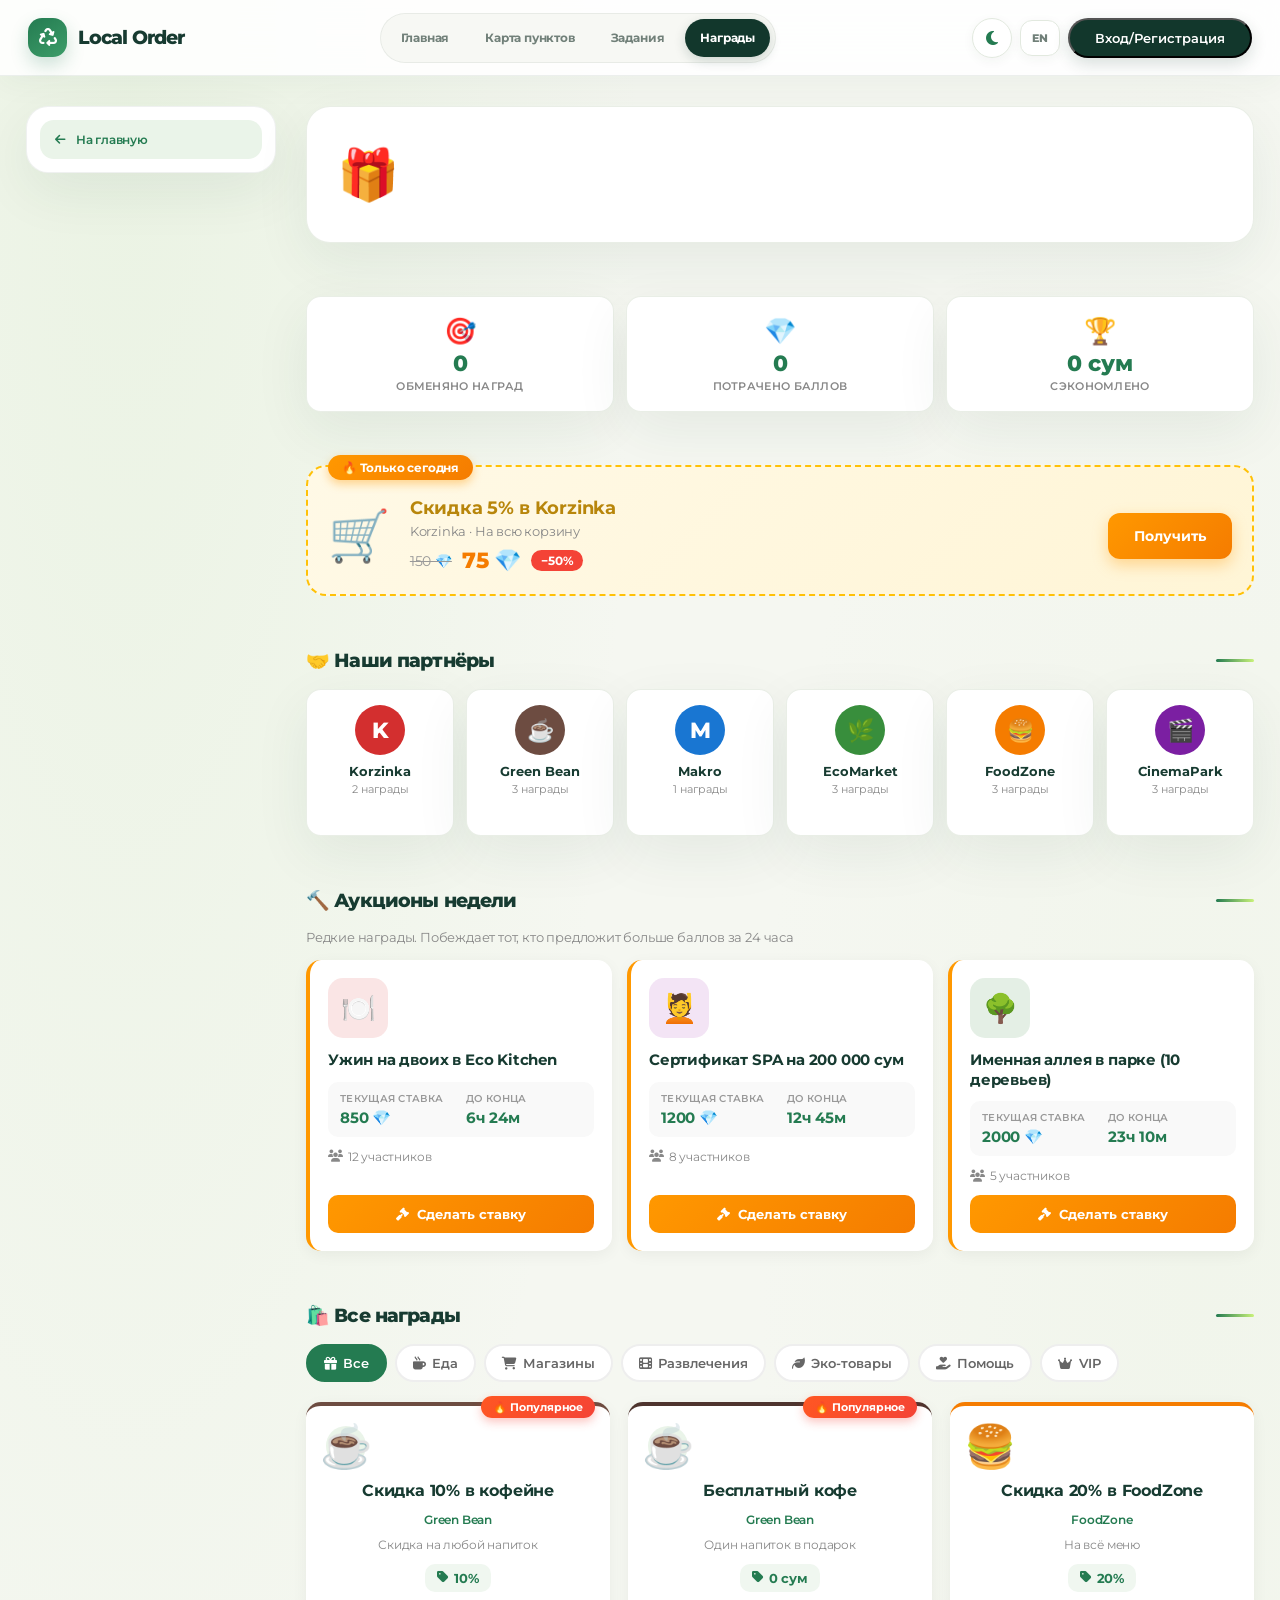
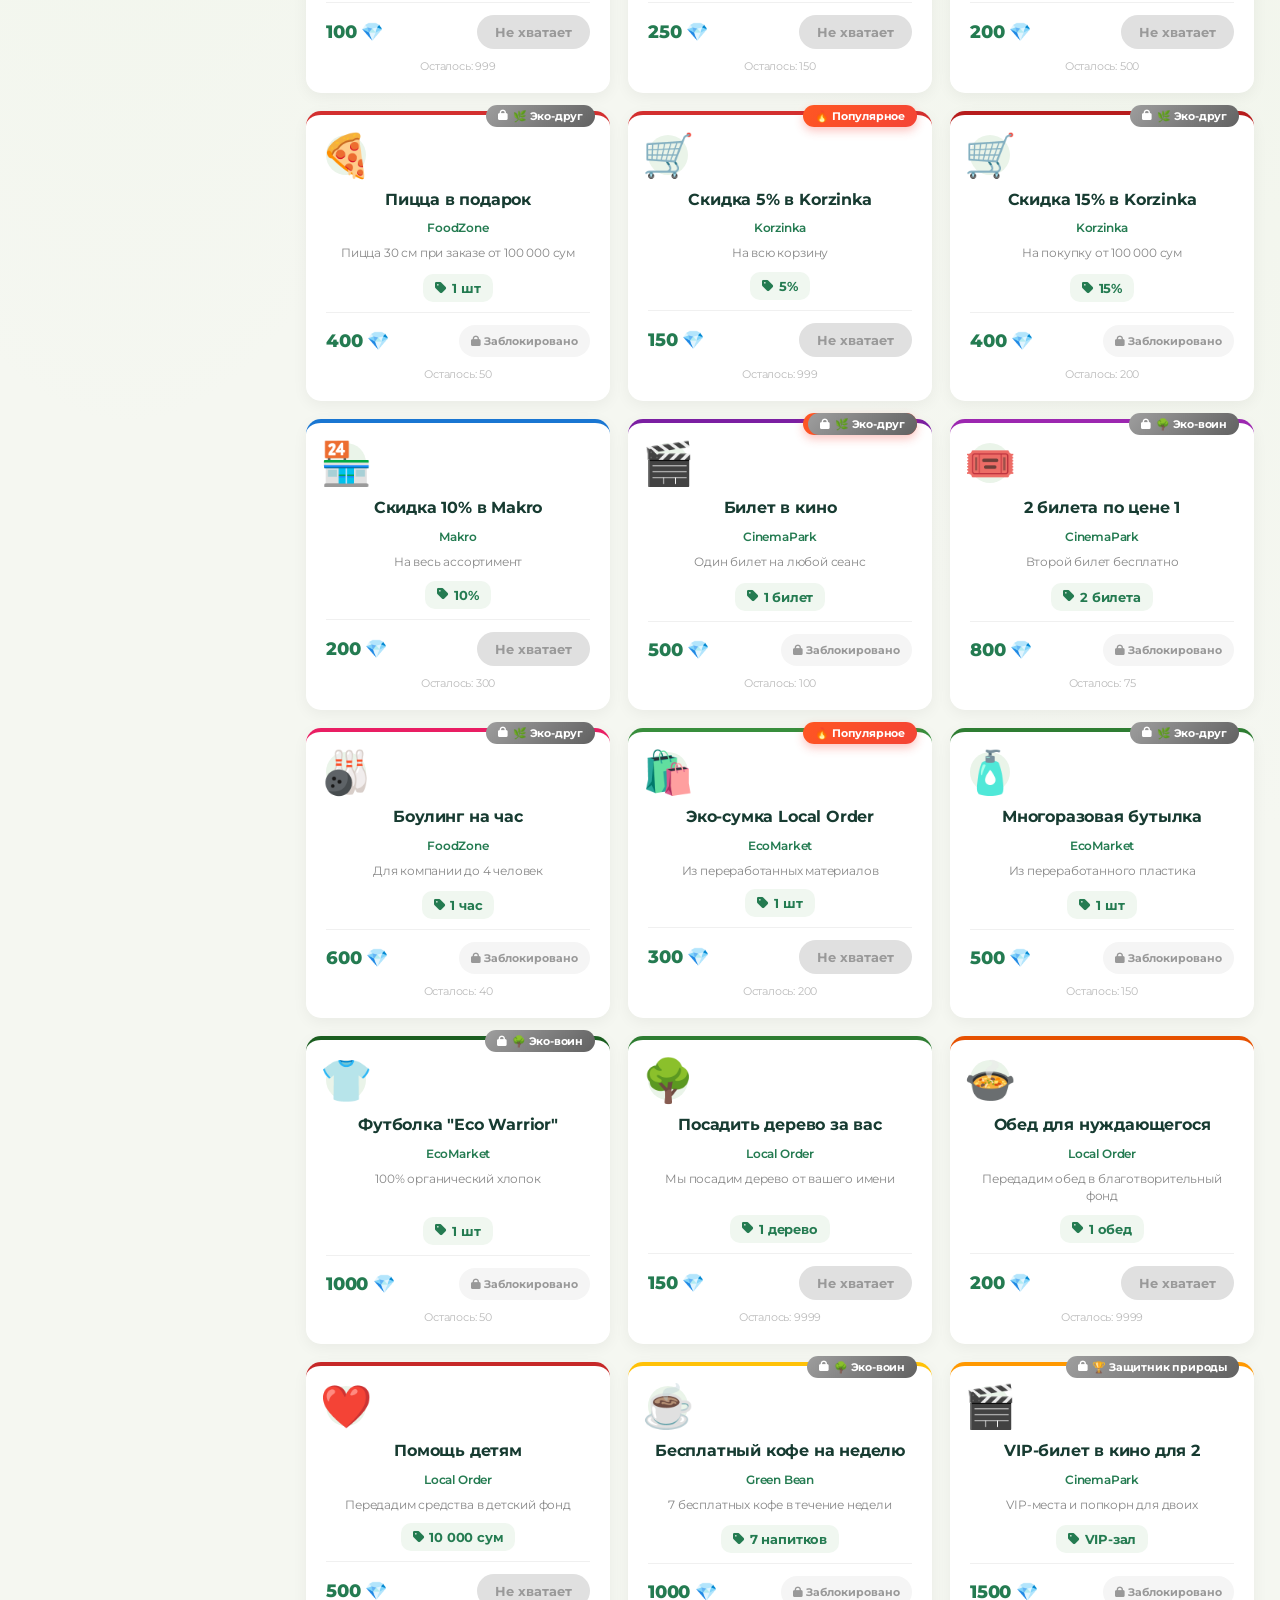
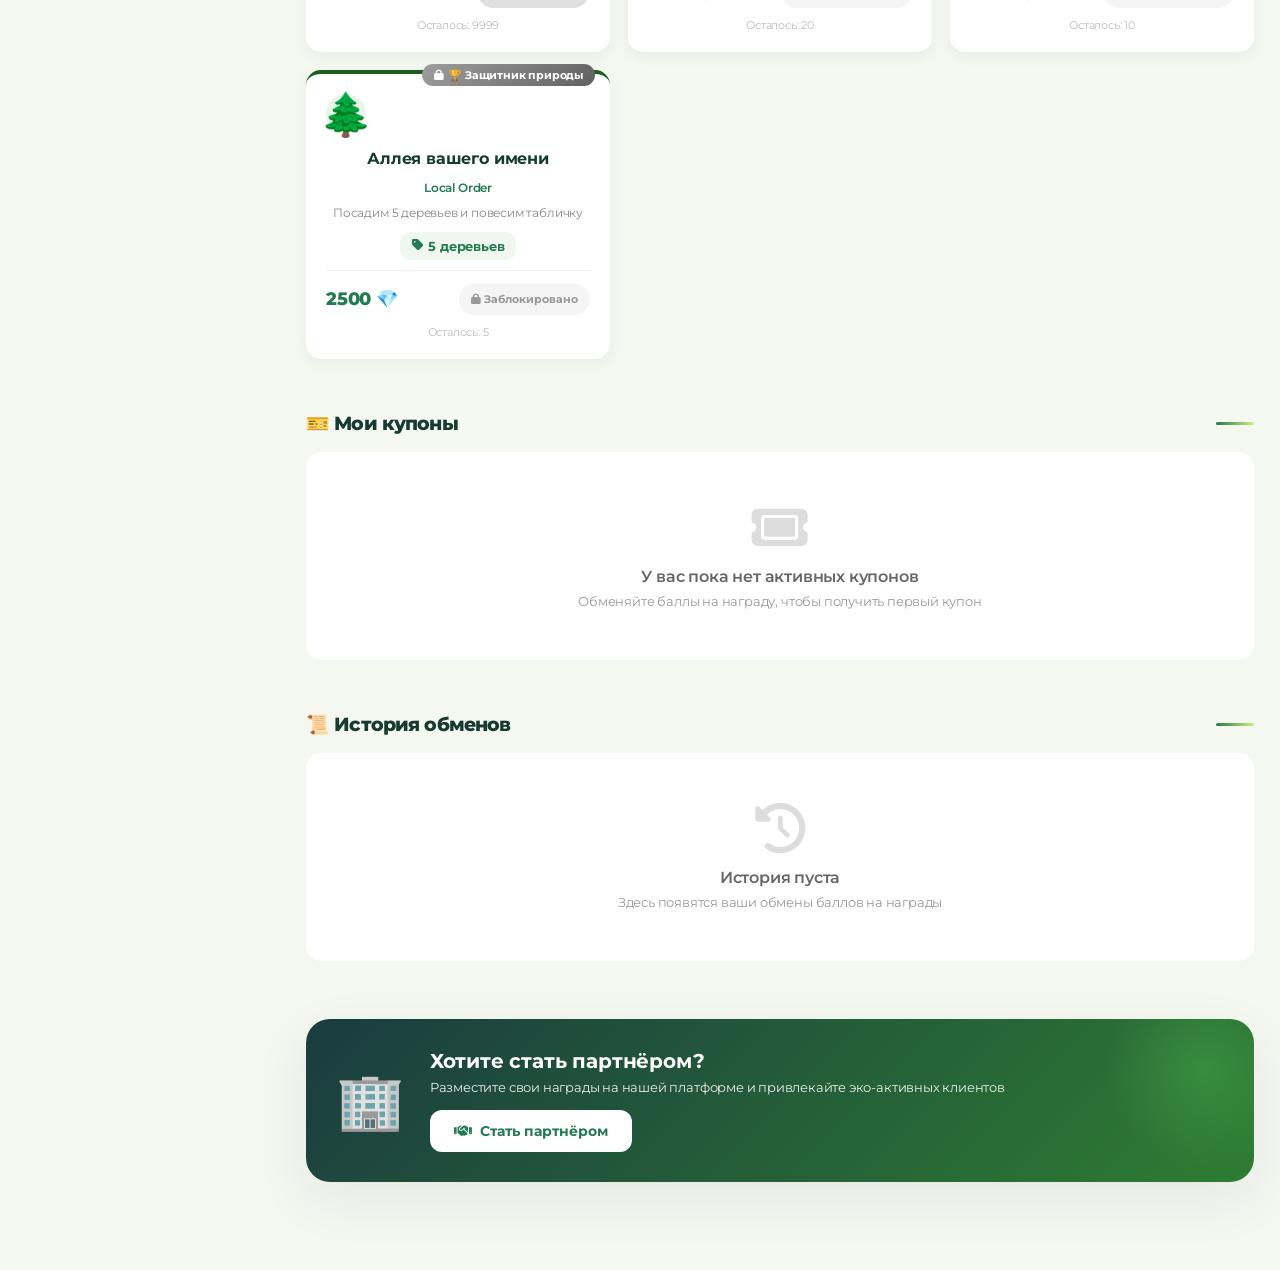
<file: rewards.html>
<!DOCTYPE html>
<html lang="ru">
<head>
    <meta charset="UTF-8">
    <meta name="viewport" content="width=device-width, initial-scale=1.0">
    <title>Local Order - Награды</title>

    <link href="https://fonts.googleapis.com/css2?family=Montserrat:wght@400;500;600;700;800&display=swap" rel="stylesheet">
    <link rel="stylesheet" href="https://cdnjs.cloudflare.com/ajax/libs/font-awesome/6.5.2/css/all.min.css">
    <script src="theme.js"></script>
    <script src="i18n.js"></script>
    <link rel="stylesheet" href="style.css">
</head>
<body>

    <header>
        <div class="logo">
            <i class="fa-solid fa-recycle"></i>
            Local Order
        </div>
        <nav>
            <ul>
                <li><a href="index.html">Главная</a></li>
                <li><a href="map.html">Карта пунктов</a></li>
                <li><a href="tasks.html">Задания</a></li>
                <li><a href="rewards.html" class="active-link">Награды</a></li>
            </ul>
        </nav>
        <div id="auth-area"></div>
    </header>

    <div class="container">
        <aside>
            <div class="sidebar-menu">
                <a href="index.html" class="back-btn">
                    <i class="fa-solid fa-arrow-left"></i> На главную
                </a>
            </div>
        </aside>

        <main>

            <!-- ВЕРХНИЙ БЛОК -->
            <section class="rewards-hero">
                <div class="rewards-hero-icon">🎁</div>
                <div class="rewards-hero-info">
                    <h1>Награды за заботу о планете</h1>
                    <p>Обменивай баллы на скидки, купоны и подарки от партнёров</p>
                </div>
                <div class="rewards-balance">
                    <div class="rewards-balance-value" id="user-balance">0</div>
                    <div class="rewards-balance-label">баллов</div>
                </div>
            </section>

            <!-- СТАТИСТИКА -->
            <section class="rewards-stats">
                <div class="reward-stat-card">
                    <div class="reward-stat-icon">🎯</div>
                    <div class="reward-stat-value" id="stat-exchanges">0</div>
                    <div class="reward-stat-label">Обменяно наград</div>
                </div>
                <div class="reward-stat-card">
                    <div class="reward-stat-icon">💎</div>
                    <div class="reward-stat-value" id="stat-spent">0</div>
                    <div class="reward-stat-label">Потрачено баллов</div>
                </div>
                <div class="reward-stat-card">
                    <div class="reward-stat-icon">🏆</div>
                    <div class="reward-stat-value" id="stat-saved">0 сум</div>
                    <div class="reward-stat-label">Сэкономлено</div>
                </div>
            </section>

            <!-- ЕЖЕДНЕВНАЯ АКЦИЯ -->
            <section class="daily-deal-section" id="daily-deal-section"></section>

            <!-- ПАРТНЁРЫ -->
            <section class="partners-section">
                <h2 class="section-title">🤝 Наши партнёры</h2>
                <div class="partners-grid" id="partners-grid"></div>
            </section>

            <!-- АУКЦИОНЫ -->
            <section class="auction-section">
                <h2 class="section-title">🔨 Аукционы недели</h2>
                <p class="section-hint">Редкие награды. Побеждает тот, кто предложит больше баллов за 24 часа</p>
                <div class="auction-grid" id="auction-grid"></div>
            </section>

            <!-- КАТАЛОГ НАГРАД -->
            <section>
                <h2 class="section-title">🛍️ Все награды</h2>

                <div class="rewards-filters">
                    <button class="filter-btn active" data-filter="all">
                        <i class="fa-solid fa-gift"></i> Все
                    </button>
                    <button class="filter-btn" data-filter="food">
                        <i class="fa-solid fa-mug-hot"></i> Еда
                    </button>
                    <button class="filter-btn" data-filter="shops">
                        <i class="fa-solid fa-cart-shopping"></i> Магазины
                    </button>
                    <button class="filter-btn" data-filter="fun">
                        <i class="fa-solid fa-film"></i> Развлечения
                    </button>
                    <button class="filter-btn" data-filter="eco">
                        <i class="fa-solid fa-leaf"></i> Эко-товары
                    </button>
                    <button class="filter-btn" data-filter="charity">
                        <i class="fa-solid fa-hand-holding-heart"></i> Помощь
                    </button>
                    <button class="filter-btn" data-filter="vip">
                        <i class="fa-solid fa-crown"></i> VIP
                    </button>
                </div>

                <div class="rewards-grid" id="rewards-grid"></div>
            </section>

            <!-- МОИ КУПОНЫ -->
            <section class="my-coupons-section">
                <h2 class="section-title">🎫 Мои купоны</h2>
                <div class="coupons-list" id="coupons-list"></div>
            </section>

            <!-- ИСТОРИЯ -->
            <section>
                <h2 class="section-title">📜 История обменов</h2>
                <div class="exchanges-list" id="exchanges-list"></div>
            </section>

            <!-- СТАТЬ ПАРТНЁРОМ -->
            <section class="partner-cta">
                <div class="partner-cta-bg">
                    <div class="partner-cta-icon">🏢</div>
                    <div class="partner-cta-content">
                        <h3>Хотите стать партнёром?</h3>
                        <p>Разместите свои награды на нашей платформе и привлекайте эко-активных клиентов</p>
                        <button class="partner-cta-btn" id="become-partner-btn">
                            <i class="fa-solid fa-handshake"></i> Стать партнёром
                        </button>
                    </div>
                </div>
            </section>

        </main>
    </div>

    <!-- МОДАЛКА ОБМЕНА -->
    <div class="modal-overlay" id="exchange-modal">
        <div class="modal">
            <button class="modal-close" id="exchange-close">
                <i class="fa-solid fa-xmark"></i>
            </button>
            <div id="exchange-content"></div>
        </div>
    </div>

    <!-- МОДАЛКА КУПОНА -->
    <div class="modal-overlay" id="coupon-modal">
        <div class="modal coupon-modal">
            <button class="modal-close" id="coupon-close">
                <i class="fa-solid fa-xmark"></i>
            </button>
            <div id="coupon-content"></div>
        </div>
    </div>

    <!-- МОДАЛКА АУКЦИОНА -->
    <div class="modal-overlay" id="auction-modal">
        <div class="modal">
            <button class="modal-close" id="auction-close">
                <i class="fa-solid fa-xmark"></i>
            </button>
            <div id="auction-content"></div>
        </div>
    </div>

    <!-- ИНФОРМАЦИЯ О ПАРТНЁРЕ -->
    <div class="modal-overlay" id="partner-info-modal">
        <div class="modal partner-info-modal" role="dialog" aria-modal="true" aria-labelledby="partner-info-title">
            <button class="modal-close" id="partner-info-close" aria-label="Закрыть">
                <i class="fa-solid fa-xmark"></i>
            </button>
            <div id="partner-info-content"></div>
        </div>
    </div>

    <!-- МОДАЛКА ПАРТНЁРА -->
    <div class="modal-overlay" id="partner-modal">
        <div class="modal">
            <button class="modal-close" id="partner-close">
                <i class="fa-solid fa-xmark"></i>
            </button>
            <h2>🏢 Заявка партнёра</h2>
            <p class="modal-subtitle">Заполните данные — мы свяжемся с вами</p>

            <label>Название компании<input type="text" id="p-name" required maxlength="60"></label>
            <label>Ваше имя<input type="text" id="p-contact" required maxlength="40"></label>
            <label>Телефон<input type="tel" id="p-phone" required placeholder="+998 XX XXX XX XX"></label>
            <label>Email<input type="email" id="p-email" required></label>
            <label>Награда, которую хотите предложить
                <textarea id="p-desc" rows="3" placeholder="Например: скидка 10% на кофе" maxlength="200"></textarea>
            </label>

            <div class="form-error" id="partner-error"></div>
            <button class="modal-btn" id="partner-submit">Отправить заявку</button>
        </div>
    </div>

    <!-- МОДАЛКА АВТОРИЗАЦИИ -->
    <div class="modal-overlay" id="auth-modal">
        <div class="modal">
            <button class="modal-close" id="modal-close">
                <i class="fa-solid fa-xmark"></i>
            </button>
            <div class="modal-tabs">
                <button class="modal-tab active" data-tab="login">Вход</button>
                <button class="modal-tab" data-tab="register">Регистрация</button>
            </div>
            <form class="modal-form active" id="form-login">
                <h2>С возвращением! 👋</h2>
                <p class="modal-subtitle">Войдите, чтобы обменивать баллы</p>
                <label>Email<input type="email" id="login-email" required></label>
                <label>Пароль<input type="password" id="login-password" required></label>
                <div class="form-error" id="login-error"></div>
                <button type="submit" class="modal-btn">Войти</button>
            </form>
            <form class="modal-form" id="form-register">
                <h2>Создать аккаунт 🌱</h2>
                <p class="modal-subtitle">Присоединяйтесь к эко-сообществу</p>
                <label>Имя<input type="text" id="reg-name" required maxlength="30"></label>
                <label>Email<input type="email" id="reg-email" required></label>
                <label>Пароль<input type="password" id="reg-password" required minlength="6"></label>
                <label>Повторите пароль<input type="password" id="reg-password2" required minlength="6"></label>
                <div class="form-error" id="reg-error"></div>
                <button type="submit" class="modal-btn">Зарегистрироваться</button>
            </form>
        </div>
    </div>

    <script src="auth.js"></script>
    <script src="rewards.js"></script>
</body>
</html>
</file>
<file: style.css>
:root {
    --primary-green: #2e7d32;
    --light-green: #e8f5e9;
    --accent-green: #4caf50;
    --dark-blue: #1a3c40;
    --text-dark: #333;
    --text-light: #666;
    --white: #ffffff;
    --bg-color: #f4f9f4;
}

:root[data-theme="dark"] {
    color-scheme: dark;
    --primary-green: #81c784;
    --light-green: #20392a;
    --accent-green: #66bb6a;
    --dark-blue: #c5e5cf;
    --text-dark: #e6eee8;
    --text-light: #b4c0b7;
    --white: #1b2520;
    --bg-color: #111815;
    --theme-surface: #1b2520;
    --theme-raised: #222e28;
    --theme-border: #34433a;
}

* {
    margin: 0;
    padding: 0;
    box-sizing: border-box;
    font-family: 'Montserrat', sans-serif;
}
body {
    background-color: var(--bg-color);
    color: var(--text-dark);
    display: flex;
    flex-direction: column;
    min-height: 100vh;
}
header {
    background-color: var(--white);
    padding: 15px 40px;
    display: flex;
    justify-content: space-between;
    align-items: center;
    box-shadow: 0 2px 10px rgba(0,0,0,0.05);
    position: sticky;
    top: 0;
    z-index: 100;
}

.header-actions {
    display: flex;
    align-items: center;
    gap: 10px;
    flex-shrink: 0;
}

.theme-toggle {
    display: inline-grid;
    width: 40px;
    height: 40px;
    flex: 0 0 40px;
    place-items: center;
    border: 1px solid rgba(46,125,50,0.12);
    border-radius: 50%;
    background: var(--bg-color);
    color: var(--primary-green);
    font-size: 16px;
    cursor: pointer;
    transition: transform 0.2s ease, background-color 0.2s ease, color 0.2s ease, box-shadow 0.2s ease;
}

.theme-toggle:hover {
    transform: rotate(-10deg) scale(1.06);
    background: var(--light-green);
    box-shadow: 0 4px 12px rgba(46,125,50,0.14);
}

.theme-toggle:focus-visible {
    outline: 3px solid rgba(76,175,80,0.45);
    outline-offset: 3px;
}

.language-toggle {
    display: inline-grid;
    min-width: 40px;
    height: 36px;
    place-items: center;
    padding: 0 9px;
    border: 1px solid rgba(46,125,50,0.16);
    border-radius: 12px;
    background: transparent;
    color: var(--text-light);
    font: inherit;
    font-size: 11px;
    font-weight: 800;
    letter-spacing: 0.04em;
    cursor: pointer;
    transition: background-color 0.2s ease, color 0.2s ease, border-color 0.2s ease, transform 0.2s ease;
}

.language-toggle:hover {
    transform: translateY(-1px);
    border-color: var(--primary-green);
    background: var(--light-green);
    color: var(--primary-green);
}

.language-toggle:focus-visible {
    outline: 3px solid rgba(76,175,80,0.45);
    outline-offset: 3px;
}

.theme-toggle span {
    position: absolute;
    width: 1px;
    height: 1px;
    overflow: hidden;
    clip: rect(0, 0, 0, 0);
    white-space: nowrap;
}
.logo {
    display: flex;
    align-items: center;
    font-size: 24px;
    font-weight: 700;
    color: var(--primary-green);
    gap: 10px;
}
.logo i {
    font-size: 28px;
}
nav ul {
    display: flex;
    list-style: none;
    gap: 30px;
}
nav a {
    text-decoration: none;
    color: var(--text-dark);
    font-weight: 500;
    transition: 0.3s;
}
nav a:hover, nav a.active-link {
    color: var(--primary-green);
}
.auth-btn {
    background-color: var(--primary-green);
    color: white;
    padding: 10px 25px;
    border-radius: 20px;
    text-decoration: none;
    font-weight: 600;
    transition: 0.3s;
}
.auth-btn:hover {
    background-color: #1b5e20;
}
.container {
    display: flex;
    max-width: 1400px;
    margin: 0 auto;
    padding: 20px;
    gap: 25px;
    width: 100%;
}
aside {
    width: 250px;
    flex-shrink: 0;
}
.sidebar-menu {
    background: var(--white);
    border-radius: 20px;
    padding: 20px;
    box-shadow: 0 4px 15px rgba(0,0,0,0.03);
    display: flex;
    flex-direction: column;
    gap: 15px;
}
.menu-item {
    display: flex;
    align-items: center;
    gap: 15px;
    padding: 12px 15px;
    border-radius: 12px;
    cursor: pointer;
    transition: 0.2s;
    font-weight: 500;
    color: var(--text-dark);
}
.menu-item:hover, .menu-item.active {
    background-color: var(--light-green);
    color: var(--primary-green);
}
.menu-item i {
    width: 20px;
    text-align: center;
    font-size: 18px;
}
main {
    flex-grow: 1;
    display: flex;
    flex-direction: column;
    gap: 25px;
}
.hero-banner {
    background: linear-gradient(135deg, #1a3c40 0%, #2e7d32 100%);
    border-radius: 20px;
    padding: 40px;
    color: white;
    position: relative;
    overflow: hidden;
    display: flex;
    flex-direction: column;
    justify-content: center;
    align-items: center;
    text-align: center;
    min-height: 250px;
}
.hero-banner::before {
    content: '';
    position: absolute;
    top: -50px;
    right: -50px;
    width: 200px;
    height: 200px;
    background: radial-gradient(circle, rgba(76,175,80,0.4) 0%, transparent 70%);
    border-radius: 50%;
}
.hero-banner h1 {
    font-size: 32px;
    margin-bottom: 15px;
    max-width: 700px;
    z-index: 1;
}
.hero-banner p {
    margin-bottom: 25px;
    opacity: 0.9;
    z-index: 1;
}
.cta-btn {
    background-color: var(--accent-green);
    color: white;
    padding: 12px 30px;
    border-radius: 25px;
    text-decoration: none;
    font-weight: 600;
    transition: 0.3s;
    z-index: 1;
}
.cta-btn:hover {
    background-color: #388e3c;
    transform: translateY(-2px);
}
.section-title {
    font-size: 22px;
    font-weight: 700;
    margin-bottom: 15px;
    color: var(--dark-blue);
}
.cards-grid {
    display: grid;
    grid-template-columns: repeat(auto-fit, minmax(280px, 1fr));
    gap: 20px;
}
.card {
    background: var(--white);
    border-radius: 15px;
    overflow: hidden;
    box-shadow: 0 4px 15px rgba(0,0,0,0.05);
    transition: transform 0.3s;
    display: flex;
    flex-direction: column;
}
.card:hover {
    transform: translateY(-5px);
}
.card-img {
    height: 160px;
    background-color: #ddd;
    background-size: cover;
    background-position: center;
}
.img-task-1 { background-image: url('images/my-park.png'); }
.img-task-2 { background-image: url('images/my-tree.png'); }
.img-task-3 { background-image: url('images/my-bag.png'); }
.card-content {
    padding: 20px;
    display: flex;
    flex-direction: column;
    flex-grow: 1;
}
.card h3 {
    font-size: 18px;
    margin-bottom: 10px;
    color: var(--dark-blue);
}
.card p {
    font-size: 14px;
    color: var(--text-light);
    margin-bottom: 15px;
    line-height: 1.4;
}
.progress-container {
    margin-bottom: 15px;
}
.progress-info {
    display: flex;
    justify-content: space-between;
    font-size: 12px;
    color: #666;
}
.progress-bar {
    height: 8px;
    background-color: #e0e0e0;
    border-radius: 4px;
    overflow: hidden;
    margin-top: 5px;
}
.progress-fill {
    height: 100%;
    background-color: var(--accent-green);
    border-radius: 4px;
}
.card-footer {
    display: flex;
    justify-content: space-between;
    align-items: center;
    margin-top: auto;
    padding-top: 15px;
    border-top: 1px solid #eee;
}
.points-reward {
    font-weight: 700;
    color: var(--primary-green);
    font-size: 14px;
}
.action-btn {
    background-color: var(--light-green);
    color: var(--primary-green);
    border: none;
    padding: 8px 15px;
    border-radius: 15px;
    font-weight: 600;
    cursor: pointer;
    transition: 0.2s;
}
.action-btn:hover {
    background-color: var(--primary-green);
    color: white;
}
.bottom-section {
    display: grid;
    grid-template-columns: 1fr;
    gap: 20px;
}

.scan-map-section {
    display: grid;
    grid-template-columns: minmax(0, 0.9fr) minmax(0, 1.1fr);
    gap: 20px;
    align-items: stretch;
}

.home-feature-card {
    min-width: 0;
    padding: 22px;
    border: 1px solid rgba(26,60,64,0.06);
    border-radius: 22px;
    background: linear-gradient(145deg, #fff 0%, #fbfefb 100%);
    box-shadow: 0 8px 28px rgba(26,60,64,0.07);
    animation: home-card-enter 0.65s ease both;
}

.home-map-card {
    animation-delay: 0.12s;
}

@keyframes home-card-enter {
    from { opacity: 0; transform: translateY(14px); }
    to { opacity: 1; transform: translateY(0); }
}

.home-feature-heading,
.home-map-heading {
    display: flex;
    align-items: center;
    gap: 13px;
}

.home-feature-icon {
    display: grid;
    width: 48px;
    height: 48px;
    flex: 0 0 48px;
    place-items: center;
    border-radius: 16px;
    background: linear-gradient(145deg, #e8f5e9, #d7efd9);
    color: var(--primary-green);
    font-size: 21px;
}

.home-feature-kicker {
    display: block;
    margin-bottom: 4px;
    color: var(--primary-green);
    font-size: 10px;
    font-weight: 800;
    letter-spacing: 0.1em;
    text-transform: uppercase;
}

.home-feature-heading h2,
.home-map-heading h2 {
    color: var(--dark-blue);
    font-size: 18px;
    line-height: 1.3;
}

.home-feature-description {
    margin: 14px 0;
    color: var(--text-light);
    font-size: 12px;
    line-height: 1.65;
}

.home-scanner-frame {
    position: relative;
    min-height: 225px;
    overflow: hidden;
    border: 1px solid #e3eee4;
    border-radius: 17px;
    background: radial-gradient(ellipse at center, #f6fbf5 0%, #eaf4e9 100%);
}

#home-qr-reader {
    position: relative;
    z-index: 1;
    width: 100%;
    min-height: 225px;
    border: 0 !important;
}

#home-qr-reader video {
    width: 100% !important;
    min-height: 225px;
    border-radius: 16px;
    object-fit: cover;
}

#home-qr-reader__dashboard {
    padding: 8px;
    color: var(--dark-blue);
    font-size: 11px;
}

#home-qr-reader__dashboard_section_csr button {
    margin: 4px;
    padding: 7px 12px;
    border: 0;
    border-radius: 9px;
    background: var(--light-green);
    color: var(--primary-green);
    font: inherit;
    font-weight: 700;
    cursor: pointer;
}

.home-scanner-placeholder {
    position: absolute;
    z-index: 2;
    inset: 0;
    display: flex;
    flex-direction: column;
    align-items: center;
    justify-content: center;
    gap: 12px;
    color: #64806a;
    font-size: 11px;
    pointer-events: none;
    transition: opacity 0.25s ease;
}

.home-scanner-placeholder[hidden] {
    display: none;
}

.home-scanner-pulse {
    display: grid;
    width: 64px;
    height: 64px;
    place-items: center;
    border: 1px solid rgba(76,175,80,0.3);
    border-radius: 22px;
    background: white;
    color: var(--primary-green);
    font-size: 25px;
    animation: home-scan-pulse 2s ease-in-out infinite;
}

@keyframes home-scan-pulse {
    0%, 100% { transform: scale(1); box-shadow: 0 0 0 0 rgba(76,175,80,0.2); }
    50% { transform: scale(1.04); box-shadow: 0 0 0 12px rgba(76,175,80,0); }
}

.home-scanner-corners {
    position: absolute;
    z-index: 3;
    inset: 50% auto auto 50%;
    width: 128px;
    height: 128px;
    border: 2px solid rgba(46,125,50,0.34);
    border-radius: 20px;
    transform: translate(-50%, -50%);
    pointer-events: none;
}

.home-scanner-corners::before,
.home-scanner-corners::after {
    position: absolute;
    content: '';
    width: 21px;
    height: 21px;
    border-color: var(--primary-green);
    border-style: solid;
}

.home-scanner-corners::before {
    top: -2px;
    left: -2px;
    border-width: 4px 0 0 4px;
    border-radius: 16px 0 0;
}

.home-scanner-corners::after {
    right: -2px;
    bottom: -2px;
    border-width: 0 4px 4px 0;
    border-radius: 0 0 16px;
}

.home-scanner-actions {
    display: flex;
    align-items: center;
    gap: 10px;
    margin-top: 13px;
}

.home-scan-btn,
.home-scan-stop {
    display: inline-flex;
    min-height: 42px;
    align-items: center;
    justify-content: center;
    gap: 8px;
    padding: 0 17px;
    border: 0;
    border-radius: 12px;
    font: inherit;
    font-size: 12px;
    font-weight: 700;
    cursor: pointer;
    transition: transform 0.2s ease, box-shadow 0.2s ease, background 0.2s ease;
}

.home-scan-btn {
    background: linear-gradient(135deg, #2e7d32, #43a047);
    color: white;
    box-shadow: 0 5px 13px rgba(46,125,50,0.2);
}

.home-scan-stop {
    border: 1px solid #e5ece5;
    background: white;
    color: var(--text-light);
}

.home-scan-btn:hover,
.home-scan-stop:hover {
    transform: translateY(-2px);
}

.home-scan-btn:hover {
    box-shadow: 0 8px 17px rgba(46,125,50,0.28);
}

.home-scan-btn:disabled {
    cursor: wait;
    opacity: 0.7;
    transform: none;
}

.home-scan-btn[hidden],
.home-scan-stop[hidden] {
    display: none;
}

.home-scanner-status {
    min-height: 32px;
    margin-top: 10px;
    color: #78857a;
    font-size: 10px;
    line-height: 1.55;
}

.home-scan-result {
    display: flex;
    align-items: flex-start;
    gap: 8px;
    margin-top: 8px;
    padding: 10px 12px;
    overflow-wrap: anywhere;
    border: 1px solid #cde8cf;
    border-radius: 11px;
    background: #f0f8f0;
    color: var(--primary-green);
    font-size: 11px;
    line-height: 1.5;
}

.home-scan-result[hidden] {
    display: none;
}

.home-scan-result i {
    margin-top: 2px;
}

.home-map-heading {
    justify-content: space-between;
    gap: 10px;
}

.home-map-all-link {
    display: inline-flex;
    flex: 0 0 auto;
    align-items: center;
    gap: 6px;
    color: var(--primary-green);
    font-size: 10px;
    font-weight: 700;
    text-decoration: none;
    transition: gap 0.2s ease;
}

.home-map-all-link:hover {
    gap: 9px;
}

.home-map-card .map-container {
    height: 278px;
    padding: 0;
    overflow: hidden;
    border: 1px solid #e5eee5;
    border-radius: 17px;
    box-shadow: none;
}

.home-map-card #map {
    height: 100%;
    min-height: 0;
}

.home-map-note {
    display: flex;
    align-items: flex-start;
    gap: 7px;
    margin-top: 10px;
    color: #78857a;
    font-size: 10px;
    line-height: 1.5;
}

.home-map-note i {
    margin-top: 2px;
    color: #65936a;
}

.home-point-popup {
    display: flex;
    min-width: 190px;
    flex-direction: column;
    gap: 7px;
    color: var(--text-dark);
    font-family: 'Montserrat', sans-serif;
    font-size: 11px;
    line-height: 1.45;
}

.home-point-popup strong {
    color: var(--dark-blue);
    font-size: 12px;
}

.home-point-popup a {
    display: inline-flex;
    align-items: center;
    gap: 5px;
    color: var(--primary-green);
    font-weight: 700;
    text-decoration: none;
}

.home-point-popup a:hover {
    text-decoration: underline;
}

.home-map-leaflet-icon {
    border: 0;
    background: transparent;
}

.home-map-marker {
    position: relative;
    display: grid;
    width: 38px;
    height: 38px;
    place-items: center;
    border: 3px solid white;
    border-radius: 50% 50% 50% 12px;
    background: linear-gradient(145deg, #66bb6a, #2e7d32);
    box-shadow: 0 4px 12px rgba(26,60,64,0.3);
    color: white;
    font-size: 15px;
    transform: rotate(-45deg);
}

.home-map-marker i {
    transform: rotate(45deg);
}

.home-map-marker::after {
    position: absolute;
    z-index: -1;
    inset: -5px;
    border: 1px solid rgba(76,175,80,0.42);
    border-radius: inherit;
    content: '';
    animation: home-marker-pulse 2.4s ease-out infinite;
}

@keyframes home-marker-pulse {
    0% { opacity: 0.8; transform: scale(0.88); }
    100% { opacity: 0; transform: scale(1.65); }
}

.map-container {
    background: white;
    border-radius: 20px;
    padding: 20px;
    height: 400px;
    box-shadow: 0 4px 15px rgba(0,0,0,0.05);
}

#map {
    width: 100%;
    height: 100%;
    border-radius: 15px;
    z-index: 1;
}
.info-panel {
    background: white;
    border-radius: 20px;
    padding: 20px;
    display: flex;
    flex-direction: column;
    gap: 15px;
    box-shadow: 0 4px 15px rgba(0,0,0,0.05);
}
.info-panel h4 {
    color: var(--dark-blue);
    font-size: 18px;
}
.info-subtitle {
    font-size: 13px;
    color: #666;
}
.reward-item {
    display: flex;
    align-items: center;
    gap: 10px;
    background: #f9f9f9;
    padding: 10px;
    border-radius: 10px;
}
.reward-icon {
    width: 40px;
    height: 40px;
    background: var(--light-green);
    border-radius: 50%;
    display: flex;
    align-items: center;
    justify-content: center;
    color: var(--primary-green);
    flex-shrink: 0;
}
.reward-title {
    font-weight: 600;
    font-size: 14px;
}
.reward-desc {
    font-size: 12px;
    color: #666;
}
@media (max-width: 900px) {
    .container {
        flex-direction: column;
    }
    aside {
        width: 100%;
    }
    .sidebar-menu {
        flex-direction: row;
        overflow-x: auto;
    }
    .bottom-section {
        grid-template-columns: 1fr;
    }
    .scan-map-section {
        grid-template-columns: 1fr;
    }
    .home-feature-card {
        padding: 20px;
    }
}

@media (prefers-reduced-motion: reduce) {
    .home-feature-card,
    .home-scanner-pulse,
    .home-scan-btn,
    .home-scan-stop,
    .home-map-all-link,
    .home-map-marker::after {
        animation: none;
        transition: none;
    }
}

/* ============================================
   СТИЛИ ДЛЯ СТРАНИЦЫ КАТЕГОРИИ
   ============================================ */

/* Кнопка "На главную" */
.back-btn {
    display: flex;
    align-items: center;
    gap: 10px;
    padding: 12px 15px;
    background: var(--light-green);
    color: var(--primary-green);
    text-decoration: none;
    border-radius: 12px;
    font-weight: 600;
    transition: 0.2s;
}

.back-btn:hover {
    background: var(--primary-green);
    color: white;
}

/* Хлебные крошки */
.breadcrumbs {
    display: flex;
    gap: 8px;
    font-size: 13px;
    color: #999;
    margin-bottom: 15px;
    flex-wrap: wrap;
}

.breadcrumbs a {
    color: var(--primary-green);
    text-decoration: none;
    font-weight: 500;
}

.breadcrumbs a:hover {
    text-decoration: underline;
}

.active-crumb {
    color: var(--text-dark);
    font-weight: 600;
}

/* Заголовок категории */
.category-hero {
    display: flex;
    align-items: center;
    gap: 20px;
    padding: 25px;
    border-radius: 20px;
    margin-bottom: 20px;
    transition: 0.3s;
}

.category-icon {
    width: 70px;
    height: 70px;
    border-radius: 20px;
    display: flex;
    align-items: center;
    justify-content: center;
    font-size: 32px;
    color: white;
    flex-shrink: 0;
    box-shadow: 0 6px 15px rgba(0,0,0,0.15);
}

.category-hero h1 {
    font-size: 26px;
    color: var(--dark-blue);
    margin-bottom: 5px;
}

.category-hero p {
    font-size: 14px;
    color: var(--text-light);
    line-height: 1.5;
}

/* Блок с фактом */
.fact-block {
    display: flex;
    align-items: center;
    gap: 15px;
    background: linear-gradient(135deg, #fff9e6, #fff5d6);
    border-left: 4px solid #ffc107;
    padding: 18px 20px;
    border-radius: 12px;
    margin-bottom: 20px;
}

.fact-icon {
    width: 45px;
    height: 45px;
    background: #ffc107;
    color: white;
    border-radius: 50%;
    display: flex;
    align-items: center;
    justify-content: center;
    font-size: 20px;
    flex-shrink: 0;
}

.fact-title {
    font-weight: 700;
    color: #b8860b;
    font-size: 13px;
    text-transform: uppercase;
    letter-spacing: 0.5px;
    margin-bottom: 3px;
}

.fact-text {
    font-size: 14px;
    color: #333;
    line-height: 1.4;
}

/* Сетка "принимают / не принимают" */
.info-grid {
    display: grid;
    grid-template-columns: 1fr 1fr;
    gap: 15px;
    margin-bottom: 20px;
}

.info-card {
    background: white;
    border-radius: 15px;
    padding: 20px;
    box-shadow: 0 4px 15px rgba(0,0,0,0.05);
}

.info-header {
    display: flex;
    align-items: center;
    gap: 10px;
    font-weight: 700;
    font-size: 15px;
    margin-bottom: 12px;
    padding-bottom: 10px;
    border-bottom: 1px solid #eee;
}

.info-accept .info-header {
    color: #4caf50;
}

.info-reject .info-header {
    color: #f44336;
}

.info-accept {
    border-top: 3px solid #4caf50;
}

.info-reject {
    border-top: 3px solid #f44336;
}

.info-card ul {
    list-style: none;
    padding: 0;
}

.info-card ul li {
    padding: 6px 0;
    font-size: 13px;
    color: var(--text-dark);
    display: flex;
    align-items: flex-start;
    gap: 8px;
    line-height: 1.4;
}

.info-card ul li::before {
    content: '•';
    color: inherit;
    font-weight: 900;
    font-size: 18px;
    line-height: 1;
}

.info-accept ul li::before { color: #4caf50; }
.info-reject ul li::before { color: #f44336; }

/* Блок с бонусом */
.bonus-block {
    display: flex;
    align-items: center;
    gap: 15px;
    background: linear-gradient(135deg, var(--primary-green), #1b5e20);
    color: white;
    padding: 20px 25px;
    border-radius: 15px;
    margin-bottom: 20px;
    box-shadow: 0 8px 20px rgba(46, 125, 50, 0.3);
}

.bonus-block i {
    font-size: 32px;
    opacity: 0.9;
}

.bonus-title {
    font-size: 12px;
    text-transform: uppercase;
    letter-spacing: 1px;
    opacity: 0.85;
    margin-bottom: 4px;
}

.bonus-value {
    font-size: 22px;
    font-weight: 700;
}

/* Адаптив */
@media (max-width: 900px) {
    .info-grid {
        grid-template-columns: 1fr;
    }
    .category-hero {
        flex-direction: column;
        text-align: center;
    }
    .category-hero h1 {
        font-size: 22px;
    }
    .bonus-value {
        font-size: 18px;
    }
}

.submenu {
    max-height: 0;
    overflow: hidden;
    opacity: 0;
    transition: max-height 0.4s ease, opacity 0.3s ease, padding 0.3s ease;
    padding-left: 15px;
    display: flex;
    flex-direction: column;
    gap: 3px;
}

.menu-block.open .submenu {
    max-height: 400px;
    opacity: 1;
    padding-top: 8px;
    padding-bottom: 8px;
}


.submenu a {
    display: flex;
    align-items: center;
    gap: 10px;
    text-decoration: none;
    color: #666;
    font-size: 13px;
    padding: 9px 12px;
    border-radius: 8px;
    transition: all 0.2s;
    border-left: 2px solid transparent;
    white-space: nowrap;
    overflow: hidden;
    text-overflow: ellipsis;
}

.submenu a i {
    font-size: 12px;
    color: var(--primary-green);
    width: 16px;
    text-align: center;
    flex-shrink: 0;
}

.submenu a:hover {
    background-color: #f0f7f0;
    color: var(--primary-green);
    border-left-color: var(--primary-green);
    padding-left: 16px;
}

.menu-item .arrow {
    margin-left: auto;
    font-size: 12px;
    transition: transform 0.3s ease;
    width: auto;
}

.menu-block.open .menu-item .arrow {
    transform: rotate(180deg);
}

.modal-overlay {
    position: fixed;
    inset: 0;
    background: rgba(0,0,0,0.5);
    backdrop-filter: blur(4px);
    display: none;
    align-items: center;
    justify-content: center;
    z-index: 2000;
    padding: 20px;
}

.modal-overlay.open {
    display: flex;
    animation: fadeIn 0.25s ease;
}

@keyframes fadeIn {
    from { opacity: 0; }
    to { opacity: 1; }
}

.modal {
    background: white;
    border-radius: 20px;
    padding: 30px;
    max-width: 420px;
    width: 100%;
    position: relative;
    box-shadow: 0 20px 60px rgba(0,0,0,0.3);
    animation: slideUp 0.3s ease;
    max-height: 90vh;
    overflow-y: auto;
}

@keyframes slideUp {
    from { transform: translateY(20px); opacity: 0; }
    to { transform: translateY(0); opacity: 1; }
}

.modal-close {
    position: absolute;
    top: 15px;
    right: 15px;
    width: 35px;
    height: 35px;
    border-radius: 50%;
    background: #f0f0f0;
    border: none;
    cursor: pointer;
    font-size: 16px;
    color: #666;
    transition: 0.2s;
}

.modal-close:hover {
    background: #e0e0e0;
    color: #333;
}

.modal-tabs {
    display: flex;
    gap: 5px;
    background: #f0f0f0;
    border-radius: 12px;
    padding: 4px;
    margin-bottom: 25px;
}

.modal-tab {
    flex: 1;
    padding: 10px;
    border: none;
    background: transparent;
    border-radius: 8px;
    font-weight: 600;
    font-size: 14px;
    color: #666;
    cursor: pointer;
    transition: 0.2s;
}

.modal-tab.active {
    background: white;
    color: var(--primary-green);
    box-shadow: 0 2px 8px rgba(0,0,0,0.08);
}

.modal-form {
    display: none;
    flex-direction: column;
    gap: 15px;
}

.modal-form.active {
    display: flex;
}

.modal-form h2 {
    font-size: 22px;
    color: var(--dark-blue);
    margin-bottom: 4px;
}

.modal-subtitle {
    font-size: 13px;
    color: #888;
    margin-bottom: 10px;
    line-height: 1.4;
}

.modal-form label {
    display: flex;
    flex-direction: column;
    gap: 6px;
    font-size: 13px;
    font-weight: 600;
    color: #555;
}

.modal-form input,
.modal-form select {
    padding: 12px 14px;
    border: 2px solid #eee;
    border-radius: 10px;
    font-size: 14px;
    font-family: inherit;
    transition: 0.2s;
    outline: none;
}

.modal-form input:focus,
.modal-form select:focus {
    border-color: var(--primary-green);
    background: #f9fff9;
}

.modal-btn {
    background: var(--primary-green);
    color: white;
    padding: 14px;
    border: none;
    border-radius: 12px;
    font-size: 15px;
    font-weight: 600;
    cursor: pointer;
    transition: 0.2s;
    margin-top: 5px;
}

.modal-btn:hover {
    background: #1b5e20;
    transform: translateY(-1px);
}

.form-error {
    color: #f44336;
    font-size: 13px;
    text-align: center;
    min-height: 18px;
    font-weight: 500;
}

.user-menu {
    position: relative;
}

.user-btn {
    display: flex;
    align-items: center;
    gap: 8px;
    background: var(--light-green);
    padding: 8px 16px 8px 8px;
    border-radius: 25px;
    border: none;
    cursor: pointer;
    font-family: inherit;
    font-size: 14px;
    font-weight: 600;
    color: var(--primary-green);
    transition: 0.2s;
}

.user-btn:hover {
    background: #d4e8d5;
}

.user-avatar {
    width: 32px;
    height: 32px;
    background: var(--primary-green);
    color: white;
    border-radius: 50%;
    display: flex;
    align-items: center;
    justify-content: center;
    font-size: 16px;
}

.user-name {
    max-width: 120px;
    overflow: hidden;
    text-overflow: ellipsis;
    white-space: nowrap;
}

.user-points {
    background: white;
    padding: 3px 10px;
    border-radius: 12px;
    font-size: 12px;
}

.user-dropdown {
    position: absolute;
    top: calc(100% + 8px);
    right: 0;
    background: white;
    border-radius: 12px;
    box-shadow: 0 8px 25px rgba(0,0,0,0.15);
    min-width: 200px;
    padding: 8px;
    opacity: 0;
    visibility: hidden;
    transform: translateY(-8px);
    transition: 0.2s;
    z-index: 100;
}

.user-dropdown.open {
    opacity: 1;
    visibility: visible;
    transform: translateY(0);
}

.user-dropdown a {
    display: flex;
    align-items: center;
    gap: 10px;
    padding: 10px 12px;
    border-radius: 8px;
    text-decoration: none;
    color: var(--text-dark);
    font-size: 14px;
    font-weight: 500;
    transition: 0.2s;
}

.user-dropdown a:hover {
    background: var(--light-green);
    color: var(--primary-green);
}

.user-dropdown a i {
    width: 16px;
    text-align: center;
    font-size: 13px;
}

.profile-hero {
    display: flex;
    align-items: center;
    gap: 25px;
    background: white;
    padding: 30px;
    border-radius: 20px;
    box-shadow: 0 4px 15px rgba(0,0,0,0.05);
    margin-bottom: 20px;
    flex-wrap: wrap;
}

.profile-avatar {
    width: 90px;
    height: 90px;
    border-radius: 50%;
    background: linear-gradient(135deg, var(--primary-green), var(--accent-green));
    display: flex;
    align-items: center;
    justify-content: center;
    font-size: 40px;
    flex-shrink: 0;
}

.profile-info {
    flex-grow: 1;
}

.profile-info h1 {
    font-size: 26px;
    color: var(--dark-blue);
    margin-bottom: 5px;
}

.profile-info p {
    color: #888;
    font-size: 14px;
    margin-bottom: 3px;
}

.profile-since {
    font-size: 12px !important;
    color: #aaa !important;
    margin-top: 5px;
}

.profile-points-block {
    text-align: center;
    background: var(--light-green);
    padding: 15px 25px;
    border-radius: 15px;
}

.profile-points-value {
    font-size: 32px;
    font-weight: 700;
    color: var(--primary-green);
    line-height: 1;
}

.profile-points-label {
    font-size: 12px;
    color: #666;
    margin-top: 5px;
}

.profile-actions {
    display: grid;
    grid-template-columns: 1fr 1fr;
    gap: 15px;
    margin-bottom: 25px;
}

.profile-action-btn {
    display: flex;
    align-items: center;
    gap: 15px;
    padding: 18px 22px;
    border-radius: 15px;
    border: 2px solid #eee;
    background: white;
    cursor: pointer;
    text-align: left;
    transition: 0.2s;
    font-family: inherit;
}

.profile-action-btn:hover {
    border-color: var(--primary-green);
    transform: translateY(-2px);
    box-shadow: 0 8px 20px rgba(46,125,50,0.1);
}

.profile-action-btn.primary {
    background: linear-gradient(135deg, var(--primary-green), #1b5e20);
    border-color: transparent;
    color: white;
}

.profile-action-btn.primary:hover {
    box-shadow: 0 8px 20px rgba(46,125,50,0.4);
}

.profile-action-btn i {
    font-size: 24px;
    color: var(--primary-green);
    width: 30px;
    text-align: center;
}

.profile-action-btn.primary i {
    color: white;
}

.action-title {
    font-weight: 700;
    font-size: 15px;
    margin-bottom: 3px;
}

.action-desc {
    font-size: 12px;
    opacity: 0.8;
}

.history-list {
    display: flex;
    flex-direction: column;
    gap: 10px;
}

.history-item {
    display: flex;
    align-items: center;
    gap: 15px;
    background: white;
    padding: 15px 20px;
    border-radius: 12px;
    box-shadow: 0 2px 8px rgba(0,0,0,0.04);
    transition: 0.2s;
}

.history-item:hover {
    transform: translateX(4px);
    box-shadow: 0 4px 12px rgba(0,0,0,0.08);
}

.history-icon {
    width: 45px;
    height: 45px;
    background: var(--light-green);
    border-radius: 12px;
    display: flex;
    align-items: center;
    justify-content: center;
    font-size: 22px;
    flex-shrink: 0;
}

.history-info {
    flex-grow: 1;
}

.history-title {
    font-weight: 600;
    font-size: 15px;
    color: var(--dark-blue);
    margin-bottom: 3px;
}

.history-meta {
    font-size: 12px;
    color: #999;
}

.history-points {
    font-weight: 700;
    color: var(--primary-green);
    font-size: 15px;
    background: var(--light-green);
    padding: 6px 12px;
    border-radius: 10px;
}

.empty-state {
    text-align: center;
    padding: 50px 20px;
    background: white;
    border-radius: 15px;
    color: #999;
}

.empty-state i {
    font-size: 50px;
    color: #ddd;
    margin-bottom: 15px;
    display: block;
}

.empty-state p {
    font-size: 16px;
    font-weight: 600;
    color: #666;
    margin-bottom: 5px;
}

.empty-state span {
    font-size: 13px;
}

@media (max-width: 700px) {
    .profile-hero {
        flex-direction: column;
        text-align: center;
    }
    .profile-actions {
        grid-template-columns: 1fr;
    }
    .user-name {
        display: none;
    }
}

body.map-page {
    overflow: hidden;
    height: 100vh;
}

body.map-page .container {
    display: none;
}

.map-layout {
    display: flex;
    height: calc(100vh - 71px);
    overflow: hidden;
}

.map-sidebar {
    width: 380px;
    flex-shrink: 0;
    background: white;
    border-right: 1px solid #eee;
    display: flex;
    flex-direction: column;
    overflow-y: auto;
    padding: 20px;
    gap: 15px;
}

.search-box {
    position: relative;
    display: flex;
    align-items: center;
}

.search-box i {
    position: absolute;
    left: 14px;
    color: #999;
    font-size: 14px;
}

.search-box input {
    width: 100%;
    padding: 12px 15px 12px 40px;
    border: 2px solid #eee;
    border-radius: 12px;
    font-size: 14px;
    font-family: inherit;
    outline: none;
    transition: 0.2s;
}

.search-box input:focus {
    border-color: var(--primary-green);
    background: #f9fff9;
}

.geo-btn {
    display: flex;
    align-items: center;
    justify-content: center;
    gap: 8px;
    padding: 11px;
    background: #e3f2fd;
    color: #1976d2;
    border: none;
    border-radius: 12px;
    font-weight: 600;
    font-size: 13px;
    cursor: pointer;
    transition: 0.2s;
    font-family: inherit;
}

.geo-btn:hover {
    background: #bbdefb;
}

.filter-section {
    display: flex;
    flex-direction: column;
    gap: 10px;
}

.filter-title {
    font-size: 13px;
    font-weight: 700;
    color: #555;
    text-transform: uppercase;
    letter-spacing: 0.5px;
}

.filter-chips {
    display: flex;
    flex-wrap: wrap;
    gap: 8px;
}

.chip {
    cursor: pointer;
    user-select: none;
}

.chip input {
    display: none;
}

.chip span {
    display: inline-flex;
    align-items: center;
    gap: 6px;
    padding: 7px 12px;
    border-radius: 20px;
    font-size: 12px;
    font-weight: 600;
    background: #f5f5f5;
    color: #888;
    border: 2px solid transparent;
    transition: 0.2s;
}

.chip input:checked + span {
    color: white;
    border-color: transparent;
}

.chip-plastic input:checked + span { background: #4caf50; }
.chip-paper input:checked + span { background: #2196f3; }
.chip-glass input:checked + span { background: #00bcd4; }
.chip-batteries input:checked + span { background: #f44336; }
.chip-clothes input:checked + span { background: #9c27b0; }

.radius-options {
    display: grid;
    grid-template-columns: 1fr 1fr;
    gap: 6px;
}

.radius-options label {
    display: flex;
    align-items: center;
    gap: 6px;
    font-size: 13px;
    cursor: pointer;
    padding: 8px 10px;
    border-radius: 8px;
    background: #f9f9f9;
    transition: 0.2s;
}

.radius-options label:hover {
    background: #f0f0f0;
}

.radius-options input {
    accent-color: var(--primary-green);
}

.add-point-btn {
    display: flex;
    align-items: center;
    justify-content: center;
    gap: 8px;
    padding: 12px;
    background: linear-gradient(135deg, var(--primary-green), #1b5e20);
    color: white;
    border: none;
    border-radius: 12px;
    font-weight: 600;
    font-size: 14px;
    cursor: pointer;
    font-family: inherit;
    transition: 0.2s;
    box-shadow: 0 4px 12px rgba(46,125,50,0.2);
}

.add-point-btn:hover {
    transform: translateY(-2px);
    box-shadow: 0 6px 16px rgba(46,125,50,0.3);
}

.points-list {
    display: flex;
    flex-direction: column;
    gap: 8px;
    flex-grow: 1;
}

.points-header {
    font-size: 13px;
    font-weight: 700;
    color: #555;
    padding: 8px 0;
    border-top: 1px solid #eee;
    margin-top: 5px;
}

.point-item {
    display: flex;
    gap: 12px;
    padding: 12px;
    border-radius: 12px;
    cursor: pointer;
    transition: 0.2s;
    border: 1px solid transparent;
}

.point-item:hover {
    background: #f9fff9;
    border-color: var(--light-green);
    transform: translateX(3px);
}

.point-icon {
    width: 44px;
    height: 44px;
    border-radius: 12px;
    display: flex;
    align-items: center;
    justify-content: center;
    font-size: 20px;
    flex-shrink: 0;
}

.point-info {
    flex-grow: 1;
    min-width: 0;
}

.point-name {
    font-weight: 600;
    font-size: 14px;
    color: var(--dark-blue);
    margin-bottom: 4px;
    display: flex;
    align-items: center;
    gap: 5px;
}

.verified-mini {
    color: #2196f3;
    font-size: 12px;
}

.point-meta {
    font-size: 12px;
    color: #888;
    display: flex;
    gap: 4px;
    flex-wrap: wrap;
    margin-bottom: 6px;
}

.point-cats {
    display: flex;
    gap: 4px;
}

.mini-cat {
    width: 8px;
    height: 8px;
    border-radius: 50%;
    display: inline-block;
}

.point-distance {
    font-weight: 600;
    color: var(--primary-green);
}

.empty-points {
    text-align: center;
    padding: 30px 15px;
    color: #aaa;
}

.empty-points i {
    font-size: 40px;
    color: #ddd;
    margin-bottom: 10px;
    display: block;
}

.empty-points p {
    font-weight: 600;
    color: #666;
    margin-bottom: 4px;
}

.empty-points span {
    font-size: 12px;
}


.map-wrapper {
    flex-grow: 1;
    position: relative;
}

#map {
    width: 100%;
    height: 100%;
    z-index: 1;
}


.map-float-btn {
    position: absolute;
    top: 15px;
    right: 15px;
    z-index: 500;
    width: 42px;
    height: 42px;
    border-radius: 10px;
    background: white;
    border: none;
    cursor: pointer;
    color: var(--primary-green);
    font-size: 16px;
    box-shadow: 0 4px 12px rgba(0,0,0,0.15);
    transition: 0.2s;
}

.map-float-btn:hover {
    background: var(--light-green);
    transform: scale(1.05);
}


.point-popup {
    font-family: 'Montserrat', sans-serif;
    min-width: 240px;
}

.point-popup .popup-header {
    display: flex;
    justify-content: space-between;
    align-items: flex-start;
    gap: 8px;
    margin-bottom: 8px;
}

.point-popup h3 {
    font-size: 15px;
    color: var(--dark-blue);
    margin: 0;
    line-height: 1.3;
}

.verified-badge {
    color: #2196f3;
    font-size: 16px;
    flex-shrink: 0;
}

.point-popup .popup-rating {
    font-size: 13px;
    margin-bottom: 8px;
    display: flex;
    align-items: center;
    gap: 5px;
}

.point-popup .popup-rating i {
    color: #ffc107;
}

.point-popup .popup-rating span {
    color: #999;
}

.point-popup .popup-address,
.point-popup .popup-hours {
    font-size: 12px;
    color: #666;
    margin-bottom: 5px;
    display: flex;
    align-items: center;
    gap: 6px;
}

.point-popup .popup-address i,
.point-popup .popup-hours i {
    color: var(--primary-green);
    width: 14px;
}

.point-popup .popup-cats {
    display: flex;
    gap: 5px;
    flex-wrap: wrap;
    margin: 10px 0;
}

.popup-cat {
    font-size: 11px;
    padding: 3px 8px;
    border-radius: 10px;
    font-weight: 600;
}

.point-popup .popup-actions {
    display: flex;
    gap: 6px;
    margin-top: 10px;
}

.popup-btn {
    flex: 1;
    padding: 8px;
    border-radius: 8px;
    border: 2px solid #eee;
    background: white;
    cursor: pointer;
    font-family: inherit;
    font-weight: 600;
    font-size: 12px;
    transition: 0.2s;
    display: flex;
    align-items: center;
    justify-content: center;
    gap: 6px;
}

.popup-btn:hover {
    background: #f9f9f9;
    border-color: var(--primary-green);
    color: var(--primary-green);
}

.popup-btn.primary {
    background: var(--primary-green);
    color: white;
    border-color: var(--primary-green);
}

.popup-btn.primary:hover {
    background: #1b5e20;
}


.category-checks {
    display: flex;
    flex-wrap: wrap;
    gap: 8px;
    margin-top: 6px;
}

.mini-check {
    display: inline-flex;
    align-items: center;
    gap: 6px;
    padding: 7px 12px;
    background: #f5f5f5;
    border-radius: 20px;
    font-size: 12px;
    font-weight: 500;
    cursor: pointer;
    transition: 0.2s;
    color: #666;
}

.mini-check:hover {
    background: #eee;
}

.mini-check input {
    accent-color: var(--primary-green);
}


@media (max-width: 900px) {
    body.map-page {
        overflow: auto;
        height: auto;
    }
    .map-layout {
        flex-direction: column;
        height: auto;
    }
    .map-sidebar {
        width: 100%;
        border-right: none;
        border-bottom: 1px solid #eee;
        max-height: 50vh;
    }
    .map-wrapper {
        height: 60vh;
    }
    #map {
        min-height: 400px;
    }
}

.tasks-hero {
    background: linear-gradient(135deg, #1a3c40 0%, #2e7d32 100%);
    border-radius: 20px;
    padding: 30px;
    color: white;
    margin-bottom: 25px;
    display: flex;
    flex-direction: column;
    gap: 20px;
}

.tasks-hero-title h1 {
    font-size: 28px;
    margin-bottom: 6px;
}

.tasks-hero-title p {
    opacity: 0.85;
    font-size: 14px;
}

.hero-progress {
    background: rgba(255,255,255,0.1);
    border-radius: 15px;
    padding: 15px 20px;
    backdrop-filter: blur(10px);
}

.progress-line {
    display: flex;
    justify-content: space-between;
    font-size: 13px;
    margin-bottom: 8px;
}

.progress-bar-big {
    height: 10px;
    background: rgba(255,255,255,0.2);
    border-radius: 5px;
    overflow: hidden;
}

.progress-fill-big {
    height: 100%;
    background: linear-gradient(90deg, #4caf50, #8bc34a);
    border-radius: 5px;
    transition: width 0.5s ease;
}


.level-card {
    display: flex;
    align-items: center;
    gap: 18px;
    background: white;
    border-radius: 15px;
    padding: 18px 22px;
    margin-bottom: 25px;
    box-shadow: 0 4px 15px rgba(0,0,0,0.05);
}

.level-badge {
    width: 65px;
    height: 65px;
    background: linear-gradient(135deg, var(--light-green), #d4e8d5);
    border-radius: 50%;
    display: flex;
    align-items: center;
    justify-content: center;
    font-size: 30px;
    flex-shrink: 0;
}

.level-info {
    flex-grow: 1;
}

.level-name {
    font-size: 18px;
    font-weight: 700;
    color: var(--dark-blue);
    margin-bottom: 4px;
}

.level-points {
    font-size: 12px;
    color: #888;
    margin-bottom: 8px;
}

.level-points-big {
    text-align: center;
    background: var(--light-green);
    padding: 12px 20px;
    border-radius: 12px;
}

.points-value {
    font-size: 24px;
    font-weight: 700;
    color: var(--primary-green);
    line-height: 1;
}

.points-label {
    font-size: 11px;
    color: #666;
    margin-top: 4px;
}


.achievements-section {
    margin-bottom: 25px;
}

.section-subtitle {
    font-size: 13px;
    font-weight: 500;
    color: #888;
    margin-left: 10px;
}

.achievements-grid {
    display: grid;
    grid-template-columns: repeat(auto-fit, minmax(220px, 1fr));
    gap: 12px;
}

.achievement {
    display: flex;
    align-items: center;
    gap: 12px;
    background: white;
    padding: 14px 16px;
    border-radius: 12px;
    box-shadow: 0 2px 8px rgba(0,0,0,0.04);
    position: relative;
    transition: 0.2s;
    border-left: 4px solid #ddd;
}

.achievement.unlocked {
    border-left-color: #ffc107;
    background: linear-gradient(135deg, #fffbf0, #ffffff);
}

.achievement.unlocked:hover {
    transform: translateY(-2px);
    box-shadow: 0 6px 20px rgba(255,193,7,0.2);
}

.achievement.locked {
    opacity: 0.55;
    filter: grayscale(0.5);
}

.achievement-icon {
    font-size: 26px;
    width: 42px;
    height: 42px;
    background: var(--light-green);
    border-radius: 10px;
    display: flex;
    align-items: center;
    justify-content: center;
    flex-shrink: 0;
}

.achievement.unlocked .achievement-icon {
    background: linear-gradient(135deg, #ffe082, #ffc107);
}

.achievement-info {
    flex-grow: 1;
    min-width: 0;
}

.achievement-title {
    font-weight: 700;
    font-size: 13px;
    color: var(--dark-blue);
    margin-bottom: 2px;
}

.achievement-desc {
    font-size: 11px;
    color: #888;
    line-height: 1.3;
}

.achievement-check {
    color: #4caf50;
    font-size: 18px;
}

.achievement-lock {
    color: #ccc;
    font-size: 14px;
}

/* --- КОМАНДНЫЕ МИССИИ --- */
.team-missions {
    margin-bottom: 25px;
}

.team-card {
    display: flex;
    align-items: center;
    gap: 18px;
    background: linear-gradient(135deg, #f3e5f5, #ede7f6);
    border-radius: 15px;
    padding: 20px 22px;
    border-left: 4px solid #9c27b0;
    flex-wrap: wrap;
}

.team-icon {
    font-size: 40px;
    flex-shrink: 0;
}

.team-info {
    flex-grow: 1;
    min-width: 200px;
}

.team-title {
    font-weight: 700;
    font-size: 16px;
    color: #4a148c;
    margin-bottom: 4px;
}

.team-desc {
    font-size: 13px;
    color: #6a1b9a;
    margin-bottom: 6px;
}

.team-progress-text {
    font-size: 12px;
    color: #888;
    margin-top: 6px;
}

.team-invite-btn {
    background: #9c27b0;
    color: white;
    border: none;
    padding: 12px 22px;
    border-radius: 12px;
    font-weight: 600;
    cursor: pointer;
    font-family: inherit;
    font-size: 13px;
    transition: 0.2s;
    display: flex;
    align-items: center;
    gap: 8px;
}

.team-invite-btn:hover {
    background: #7b1fa2;
    transform: translateY(-2px);
}


.city-challenge {
    margin-bottom: 25px;
}

.city-challenge-bg {
    background: linear-gradient(135deg, #1565c0, #0d47a1);
    border-radius: 20px;
    padding: 25px;
    color: white;
    display: flex;
    gap: 20px;
    align-items: center;
    flex-wrap: wrap;
    position: relative;
    overflow: hidden;
}

.city-challenge-bg::before {
    content: '';
    position: absolute;
    top: -50px;
    right: -50px;
    width: 200px;
    height: 200px;
    background: radial-gradient(circle, rgba(255,255,255,0.1), transparent);
    border-radius: 50%;
}

.city-challenge-icon {
    font-size: 50px;
    flex-shrink: 0;
}

.city-challenge-content {
    flex-grow: 1;
    min-width: 250px;
}

.city-challenge-content h3 {
    font-size: 20px;
    margin-bottom: 6px;
}

.city-challenge-content p {
    font-size: 13px;
    opacity: 0.9;
    margin-bottom: 12px;
}

.city-progress-bar {
    height: 10px;
    background: rgba(255,255,255,0.2);
    border-radius: 5px;
    overflow: hidden;
}

.city-progress-fill {
    height: 100%;
    background: linear-gradient(90deg, #4caf50, #8bc34a);
    border-radius: 5px;
}

.city-progress-info {
    display: flex;
    justify-content: space-between;
    font-size: 12px;
    margin-top: 6px;
    opacity: 0.9;
}


.tasks-filters {
    display: flex;
    gap: 8px;
    flex-wrap: wrap;
    margin-bottom: 20px;
}

.filter-btn {
    padding: 9px 16px;
    background: white;
    border: 2px solid #eee;
    border-radius: 20px;
    cursor: pointer;
    font-family: inherit;
    font-weight: 600;
    font-size: 13px;
    color: #666;
    transition: 0.2s;
    display: flex;
    align-items: center;
    gap: 6px;
}

.filter-btn:hover {
    border-color: var(--light-green);
    color: var(--primary-green);
}

.filter-btn.active {
    background: var(--primary-green);
    color: white;
    border-color: var(--primary-green);
}

.filter-btn.active i {
    color: white;
}

.tasks-grid {
    display: grid;
    grid-template-columns: repeat(auto-fill, minmax(280px, 1fr));
    gap: 18px;
    margin-bottom: 25px;
}

.task-card {
    background: white;
    border-radius: 15px;
    padding: 20px;
    box-shadow: 0 4px 15px rgba(0,0,0,0.05);
    display: flex;
    flex-direction: column;
    gap: 12px;
    transition: 0.25s;
    border: 2px solid transparent;
}

.task-card:hover {
    transform: translateY(-4px);
    box-shadow: 0 8px 25px rgba(0,0,0,0.08);
    border-color: var(--light-green);
}

.task-card.done {
    opacity: 0.7;
    background: #f9fff9;
    border-color: var(--light-green);
}

.task-header {
    display: flex;
    justify-content: space-between;
    align-items: flex-start;
}

.task-icon {
    font-size: 34px;
    width: 55px;
    height: 55px;
    background: var(--light-green);
    border-radius: 14px;
    display: flex;
    align-items: center;
    justify-content: center;
}

.task-type-badge {
    font-size: 10px;
    padding: 4px 9px;
    border-radius: 10px;
    font-weight: 700;
    text-transform: uppercase;
    letter-spacing: 0.3px;
}

.type-once { background: #e3f2fd; color: #1565c0; }
.type-daily { background: #fff3e0; color: #e65100; }
.type-weekly { background: #f3e5f5; color: #6a1b9a; }
.type-special { background: #ffebee; color: #c62828; }

.task-title {
    font-size: 17px;
    color: var(--dark-blue);
    font-weight: 700;
}

.task-desc {
    font-size: 13px;
    color: var(--text-light);
    line-height: 1.4;
    flex-grow: 1;
}

.task-meta {
    display: flex;
    gap: 12px;
    font-size: 12px;
    color: #888;
    flex-wrap: wrap;
}

.task-meta-item {
    display: flex;
    align-items: center;
    gap: 4px;
}

.task-progress-mini {
    height: 5px;
    background: #eee;
    border-radius: 3px;
    overflow: hidden;
}

.task-progress-mini-fill {
    height: 100%;
    background: linear-gradient(90deg, var(--accent-green), #8bc34a);
    border-radius: 3px;
}

.task-footer {
    display: flex;
    justify-content: space-between;
    align-items: center;
    padding-top: 12px;
    border-top: 1px solid #f0f0f0;
}

.task-reward {
    font-weight: 700;
    color: var(--primary-green);
    font-size: 15px;
}

.task-btn {
    padding: 9px 18px;
    border: none;
    border-radius: 20px;
    background: var(--primary-green);
    color: white;
    font-weight: 600;
    font-size: 13px;
    cursor: pointer;
    font-family: inherit;
    transition: 0.2s;
}

.task-btn:hover:not(:disabled) {
    background: #1b5e20;
    transform: translateY(-1px);
}

.task-btn.done {
    background: var(--light-green);
    color: var(--primary-green);
    cursor: default;
}


.task-modal-header {
    text-align: center;
    margin-bottom: 20px;
}

.task-modal-icon {
    font-size: 50px;
    margin-bottom: 10px;
}

.task-modal-header h2 {
    font-size: 22px;
    color: var(--dark-blue);
    margin-bottom: 6px;
}

.task-modal-steps {
    background: #f9f9f9;
    border-radius: 12px;
    padding: 15px;
    margin-bottom: 18px;
}

.task-modal-title {
    font-size: 12px;
    font-weight: 700;
    color: #888;
    text-transform: uppercase;
    letter-spacing: 0.5px;
    margin-bottom: 10px;
}

.task-step {
    display: flex;
    align-items: center;
    gap: 12px;
    padding: 8px 0;
}

.task-step-num {
    width: 26px;
    height: 26px;
    background: var(--primary-green);
    color: white;
    border-radius: 50%;
    display: flex;
    align-items: center;
    justify-content: center;
    font-size: 12px;
    font-weight: 700;
    flex-shrink: 0;
}

.task-step-text {
    font-size: 13px;
    color: #333;
}

.task-modal-reward {
    display: flex;
    justify-content: space-between;
    align-items: center;
    background: linear-gradient(135deg, var(--primary-green), #1b5e20);
    color: white;
    padding: 15px 20px;
    border-radius: 12px;
    margin-bottom: 15px;
}


.qr-modal {
    max-width: 400px;
}

.qr-content {
    text-align: center;
}

.qr-content h2 {
    font-size: 20px;
    color: var(--dark-blue);
    margin-bottom: 8px;
}

.qr-code-display {
    margin: 25px 0;
    display: flex;
    justify-content: center;
}

.qr-square {
    width: 180px;
    height: 180px;
    background: linear-gradient(135deg, #f0f7f0, #e8f5e9);
    border: 3px dashed var(--primary-green);
    border-radius: 20px;
    display: flex;
    align-items: center;
    justify-content: center;
    font-size: 70px;
    color: var(--primary-green);
    animation: pulse 2s infinite;
}

@keyframes pulse {
    0%, 100% { transform: scale(1); }
    50% { transform: scale(1.03); }
}

.qr-or {
    font-size: 12px;
    color: #999;
    text-transform: uppercase;
    letter-spacing: 1px;
    margin: 15px 0;
    position: relative;
}

.qr-or::before,
.qr-or::after {
    content: '';
    position: absolute;
    top: 50%;
    width: 30%;
    height: 1px;
    background: #eee;
}

.qr-or::before { left: 0; }
.qr-or::after { right: 0; }

.qr-input-group {
    display: flex;
    gap: 8px;
}

.qr-input-group input {
    flex: 1;
    padding: 12px;
    border: 2px solid #eee;
    border-radius: 10px;
    font-size: 14px;
    font-family: inherit;
    outline: none;
    text-transform: uppercase;
    letter-spacing: 2px;
    text-align: center;
    font-weight: 700;
}

.qr-input-group input:focus {
    border-color: var(--primary-green);
}

.qr-input-group .modal-btn {
    margin-top: 0;
    padding: 12px 20px;
}


.leaderboard-section {
    margin-bottom: 40px;
}

.leaderboard {
    background: white;
    border-radius: 15px;
    overflow: hidden;
    box-shadow: 0 4px 15px rgba(0,0,0,0.05);
}

.leaderboard-item {
    display: flex;
    align-items: center;
    gap: 15px;
    padding: 14px 20px;
    border-bottom: 1px solid #f5f5f5;
    transition: 0.2s;
}

.leaderboard-item:last-child {
    border-bottom: none;
}

.leaderboard-item:hover {
    background: #f9fff9;
}

.leaderboard-item.leaderboard-you {
    background: var(--light-green);
    border-top: 2px dashed var(--primary-green);
}

.leaderboard-rank {
    width: 40px;
    height: 40px;
    border-radius: 50%;
    background: #f5f5f5;
    display: flex;
    align-items: center;
    justify-content: center;
    font-weight: 700;
    font-size: 14px;
    color: #666;
    flex-shrink: 0;
}

.rank-1 { background: linear-gradient(135deg, #ffd700, #ffb300); color: white; font-size: 20px; }
.rank-2 { background: linear-gradient(135deg, #e0e0e0, #bdbdbd); color: white; font-size: 20px; }
.rank-3 { background: linear-gradient(135deg, #cd7f32, #a0522d); color: white; font-size: 20px; }

.leaderboard-avatar {
    width: 42px;
    height: 42px;
    background: var(--light-green);
    border-radius: 50%;
    display: flex;
    align-items: center;
    justify-content: center;
    font-size: 20px;
    flex-shrink: 0;
}

.leaderboard-name {
    flex-grow: 1;
    font-weight: 600;
    font-size: 14px;
    color: var(--dark-blue);
}

.leaderboard-points {
    font-weight: 700;
    color: var(--primary-green);
    font-size: 14px;
}

/* --- Адаптив --- */
@media (max-width: 700px) {
    .level-card {
        flex-direction: column;
        text-align: center;
    }
    .tasks-hero h1 {
        font-size: 22px;
    }
    .city-challenge-bg {
        flex-direction: column;
        text-align: center;
    }
    .team-card {
        flex-direction: column;
        text-align: center;
    }
    .team-invite-btn {
        width: 100%;
        justify-content: center;
    }
}

.qr-showcase {
    margin: 25px 0;
}

.qr-grid {
    display: grid;
    grid-template-columns: repeat(auto-fit, minmax(160px, 1fr));
    gap: 15px;
}

.qr-card {
    background: white;
    border-radius: 15px;
    padding: 15px;
    text-align: center;
    box-shadow: 0 4px 15px rgba(0,0,0,0.05);
    transition: 0.2s;
    border: 2px solid transparent;
}

.qr-card:hover {
    transform: translateY(-4px);
    border-color: var(--primary-green);
    box-shadow: 0 8px 25px rgba(46,125,50,0.15);
}

.qr-card-image {
    display: flex;
    justify-content: center;
    margin-bottom: 10px;
}

.qr-card-image img {
    width: 120px;
    height: 120px;
    border-radius: 10px;
}

.qr-card-code {
    font-family: 'Courier New', monospace;
    font-size: 11px;
    font-weight: 700;
    color: var(--primary-green);
    background: var(--light-green);
    padding: 4px 8px;
    border-radius: 6px;
    margin-bottom: 6px;
    letter-spacing: 0.5px;
}

.qr-card-label {
    font-size: 13px;
    font-weight: 600;
    color: var(--dark-blue);
}

.profile-stats-section {
    margin: 25px 0;
}

.profile-stats {
    display: grid;
    grid-template-columns: repeat(auto-fit, minmax(150px, 1fr));
    gap: 12px;
}

.stat-card {
    background: white;
    border-radius: 15px;
    padding: 18px 15px;
    text-align: center;
    box-shadow: 0 4px 15px rgba(0,0,0,0.05);
    transition: 0.2s;
}

.stat-card:hover {
    transform: translateY(-3px);
    box-shadow: 0 8px 20px rgba(46,125,50,0.1);
}

.stat-icon {
    font-size: 28px;
    margin-bottom: 8px;
}

.stat-value {
    font-size: 22px;
    font-weight: 700;
    color: var(--primary-green);
    line-height: 1;
    margin-bottom: 5px;
}

.stat-label {
    font-size: 12px;
    color: #888;
    text-transform: uppercase;
    letter-spacing: 0.3px;
    font-weight: 600;
}

.rewards-hero {
    display: flex;
    align-items: center;
    gap: 20px;
    background: linear-gradient(135deg, #1a3c40 0%, #2e7d32 100%);
    border-radius: 20px;
    padding: 25px 30px;
    color: white;
    margin-bottom: 25px;
    flex-wrap: wrap;
}

.rewards-hero-icon {
    font-size: 50px;
    flex-shrink: 0;
}

.rewards-hero-info {
    flex-grow: 1;
    min-width: 200px;
}

.rewards-hero-info h1 {
    font-size: 24px;
    margin-bottom: 6px;
}

.rewards-hero-info p {
    font-size: 13px;
    opacity: 0.9;
}

.rewards-balance {
    background: rgba(255,255,255,0.15);
    border-radius: 15px;
    padding: 15px 25px;
    text-align: center;
    backdrop-filter: blur(10px);
    border: 2px solid rgba(255,255,255,0.2);
}

.rewards-balance-value {
    font-size: 32px;
    font-weight: 800;
    line-height: 1;
}

.rewards-balance-label {
    font-size: 12px;
    opacity: 0.85;
    margin-top: 4px;
    text-transform: uppercase;
    letter-spacing: 0.5px;
}

/* --- СТАТИСТИКА --- */
.rewards-stats {
    display: grid;
    grid-template-columns: repeat(auto-fit, minmax(180px, 1fr));
    gap: 12px;
    margin-bottom: 25px;
}

.reward-stat-card {
    background: white;
    border-radius: 15px;
    padding: 18px;
    text-align: center;
    box-shadow: 0 4px 15px rgba(0,0,0,0.05);
    transition: 0.2s;
}

.reward-stat-card:hover {
    transform: translateY(-3px);
    box-shadow: 0 8px 20px rgba(46,125,50,0.1);
}

.reward-stat-icon {
    font-size: 26px;
    margin-bottom: 6px;
}

.reward-stat-value {
    font-size: 22px;
    font-weight: 800;
    color: var(--primary-green);
    line-height: 1;
    margin-bottom: 4px;
}

.reward-stat-label {
    font-size: 11px;
    color: #888;
    text-transform: uppercase;
    letter-spacing: 0.3px;
    font-weight: 600;
}

.daily-deal {
    background: linear-gradient(135deg, #fff9e6, #fff5d6);
    border-radius: 20px;
    padding: 20px;
    margin-bottom: 25px;
    border: 2px dashed #ffc107;
    position: relative;
}

.daily-deal-badge {
    position: absolute;
    top: -12px;
    left: 20px;
    background: linear-gradient(135deg, #ff9800, #f57c00);
    color: white;
    padding: 5px 14px;
    border-radius: 20px;
    font-size: 12px;
    font-weight: 700;
    box-shadow: 0 4px 10px rgba(255,152,0,0.4);
}

.daily-deal-content {
    display: flex;
    align-items: center;
    gap: 20px;
    margin-top: 10px;
    flex-wrap: wrap;
}

.daily-deal-emoji {
    font-size: 50px;
    flex-shrink: 0;
}

.daily-deal-info {
    flex-grow: 1;
    min-width: 200px;
}

.daily-deal-title {
    font-size: 18px;
    font-weight: 700;
    color: #b8860b;
    margin-bottom: 4px;
}

.daily-deal-desc {
    font-size: 13px;
    color: #888;
    margin-bottom: 8px;
}

.daily-deal-prices {
    display: flex;
    align-items: center;
    gap: 10px;
    flex-wrap: wrap;
}

.daily-deal-old {
    font-size: 14px;
    color: #999;
    text-decoration: line-through;
}

.daily-deal-new {
    font-size: 22px;
    font-weight: 800;
    color: #f57c00;
}

.daily-deal-discount {
    background: #f44336;
    color: white;
    padding: 3px 10px;
    border-radius: 12px;
    font-size: 12px;
    font-weight: 700;
}

.daily-deal-btn {
    background: linear-gradient(135deg, #ff9800, #f57c00);
    color: white;
    border: none;
    padding: 14px 26px;
    border-radius: 12px;
    font-weight: 700;
    font-size: 14px;
    cursor: pointer;
    font-family: inherit;
    transition: 0.2s;
    box-shadow: 0 6px 15px rgba(255,152,0,0.35);
}

.daily-deal-btn:hover {
    transform: translateY(-2px);
    box-shadow: 0 8px 20px rgba(255,152,0,0.5);
}

.partners-section {
    margin-bottom: 25px;
}

.partners-grid {
    display: grid;
    grid-template-columns: repeat(auto-fit, minmax(120px, 1fr));
    gap: 12px;
}

.partner-card {
    background: white;
    border-radius: 15px;
    padding: 15px 10px;
    text-align: center;
    box-shadow: 0 4px 15px rgba(0,0,0,0.05);
    border: 1px solid transparent;
    color: inherit;
    font: inherit;
    cursor: pointer;
    transition: transform 0.25s ease, box-shadow 0.25s ease, border-color 0.25s ease;
}

.partner-card:hover,
.partner-card:focus-visible {
    transform: translateY(-3px);
    border-color: rgba(46,125,50,0.2);
    box-shadow: 0 10px 24px rgba(26,60,64,0.12);
}

.partner-card:focus-visible {
    outline: 3px solid rgba(76,175,80,0.35);
    outline-offset: 3px;
}

.partner-logo {
    width: 50px;
    height: 50px;
    border-radius: 50%;
    color: white;
    display: flex;
    align-items: center;
    justify-content: center;
    font-size: 22px;
    font-weight: 800;
    margin: 0 auto 8px;
    font-family: 'Montserrat', sans-serif;
}

.partner-name {
    font-size: 13px;
    font-weight: 700;
    color: var(--dark-blue);
    margin-bottom: 3px;
}

.partner-rewards {
    font-size: 11px;
    color: #888;
}

.partner-card-hint {
    display: inline-flex;
    align-items: center;
    gap: 5px;
    margin-top: 10px;
    color: var(--primary-green);
    font-size: 10px;
    font-weight: 700;
    opacity: 0;
    transform: translateY(4px);
    transition: opacity 0.2s ease, transform 0.2s ease;
}

.partner-card:hover .partner-card-hint,
.partner-card:focus-visible .partner-card-hint {
    opacity: 1;
    transform: translateY(0);
}

.partner-info-modal {
    max-width: 920px;
    padding: 28px;
}

.partner-info-header {
    display: flex;
    align-items: center;
    gap: 18px;
    padding: 8px 48px 24px 0;
    border-bottom: 1px solid #edf1ed;
}

.partner-info-logo {
    width: 66px;
    height: 66px;
    margin: 0;
    flex: 0 0 66px;
    font-size: 28px;
    box-shadow: 0 8px 20px rgba(0,0,0,0.12);
}

.partner-info-eyebrow {
    display: inline-flex;
    align-items: center;
    gap: 6px;
    margin-bottom: 5px;
    color: var(--primary-green);
    font-size: 11px;
    font-weight: 700;
    letter-spacing: 0.04em;
    text-transform: uppercase;
}

.partner-info-header h2 {
    margin: 0 0 5px;
    color: var(--dark-blue);
    font-size: 24px;
}

.partner-info-header p {
    color: var(--text-light);
    font-size: 13px;
    line-height: 1.5;
}

.partner-info-layout {
    display: grid;
    grid-template-columns: minmax(0, 0.95fr) minmax(0, 1.05fr);
    gap: 24px;
    padding-top: 22px;
}

.partner-info-section-title {
    display: flex;
    align-items: center;
    gap: 10px;
    margin-bottom: 13px;
}

.partner-info-section-icon {
    display: grid;
    width: 38px;
    height: 38px;
    flex: 0 0 38px;
    place-items: center;
    border-radius: 12px;
    background: var(--light-green);
    color: var(--primary-green);
}

.partner-info-section-title h3 {
    color: var(--dark-blue);
    font-size: 15px;
    margin-bottom: 3px;
}

.partner-info-section-title p {
    color: #888;
    font-size: 11px;
}

.partner-map-frame {
    height: 250px;
    overflow: hidden;
    border-radius: 16px;
    background: #eaf1e8;
    box-shadow: 0 5px 16px rgba(26,60,64,0.1);
}

.partner-map-frame iframe {
    width: 100%;
    height: 100%;
    border: 0;
}

.partner-map-link {
    display: flex;
    align-items: center;
    justify-content: center;
    gap: 8px;
    margin-top: 12px;
    padding: 11px 15px;
    border: 1px solid #dcebdd;
    border-radius: 12px;
    color: var(--primary-green);
    font-size: 12px;
    font-weight: 700;
    text-decoration: none;
    transition: background 0.2s ease, transform 0.2s ease;
}

.partner-map-link:hover {
    transform: translateY(-1px);
    background: var(--light-green);
}

.partner-offers-list {
    display: flex;
    flex-direction: column;
    gap: 10px;
}

.partner-offer {
    display: flex;
    align-items: center;
    gap: 11px;
    padding: 12px;
    border: 1px solid #edf1ed;
    border-radius: 14px;
    background: #fff;
    transition: border-color 0.2s ease, box-shadow 0.2s ease, transform 0.2s ease;
}

.partner-offer:hover {
    transform: translateY(-2px);
    border-color: #c8e6c9;
    box-shadow: 0 6px 16px rgba(26,60,64,0.07);
}

.partner-offer-icon {
    display: grid;
    width: 42px;
    height: 42px;
    flex: 0 0 42px;
    place-items: center;
    border-radius: 12px;
    font-size: 21px;
}

.partner-offer-info {
    min-width: 0;
    flex: 1;
}

.partner-offer-info h4 {
    margin-bottom: 4px;
    color: var(--dark-blue);
    font-size: 12px;
    line-height: 1.4;
}

.partner-offer-info p {
    margin-bottom: 5px;
    color: var(--text-light);
    font-size: 10px;
    line-height: 1.4;
}

.partner-offer-value {
    color: var(--primary-green);
    font-size: 10px;
    font-weight: 700;
}

.partner-offer-btn {
    flex: 0 0 auto;
    padding: 8px 10px;
    border: 0;
    border-radius: 10px;
    background: var(--light-green);
    color: var(--primary-green);
    font: inherit;
    font-size: 11px;
    font-weight: 800;
    cursor: pointer;
    transition: color 0.2s ease, background 0.2s ease, transform 0.2s ease;
}

.partner-offer-btn:hover {
    transform: translateY(-1px);
    background: var(--primary-green);
    color: white;
}

.auction-section {
    margin-bottom: 25px;
}

.section-hint {
    font-size: 13px;
    color: #888;
    margin-bottom: 15px;
}

.auction-grid {
    display: grid;
    grid-template-columns: repeat(auto-fit, minmax(260px, 1fr));
    gap: 15px;
}

.auction-card {
    background: white;
    border-radius: 15px;
    padding: 18px;
    box-shadow: 0 4px 15px rgba(0,0,0,0.05);
    transition: 0.2s;
    display: flex;
    flex-direction: column;
    gap: 12px;
    border-left: 4px solid #ff9800;
}

.auction-card:hover {
    transform: translateY(-3px);
    box-shadow: 0 8px 25px rgba(0,0,0,0.1);
}

.auction-emoji {
    width: 60px;
    height: 60px;
    border-radius: 15px;
    display: flex;
    align-items: center;
    justify-content: center;
    font-size: 28px;
}

.auction-title {
    font-size: 15px;
    font-weight: 700;
    color: var(--dark-blue);
    line-height: 1.3;
}

.auction-info {
    display: grid;
    grid-template-columns: 1fr 1fr;
    gap: 10px;
    background: #f9f9f9;
    padding: 10px 12px;
    border-radius: 10px;
}

.auction-label {
    font-size: 10px;
    color: #999;
    text-transform: uppercase;
    letter-spacing: 0.3px;
    margin-bottom: 3px;
    font-weight: 600;
}

.auction-value {
    font-size: 15px;
    font-weight: 700;
    color: var(--primary-green);
}

.auction-meta {
    font-size: 12px;
    color: #888;
    display: flex;
    align-items: center;
    gap: 5px;
}

.auction-btn {
    background: linear-gradient(135deg, #ff9800, #f57c00);
    color: white;
    border: none;
    padding: 11px;
    border-radius: 10px;
    font-weight: 700;
    font-size: 13px;
    cursor: pointer;
    font-family: inherit;
    transition: 0.2s;
    display: flex;
    align-items: center;
    justify-content: center;
    gap: 8px;
    margin-top: auto;
}

.auction-btn:hover {
    transform: translateY(-2px);
    box-shadow: 0 6px 15px rgba(255,152,0,0.4);
}

.rewards-filters {
    display: flex;
    gap: 8px;
    flex-wrap: wrap;
    margin-bottom: 20px;
}

.rewards-grid {
    display: grid;
    grid-template-columns: repeat(auto-fill, minmax(240px, 1fr));
    gap: 18px;
    margin-bottom: 25px;
}

.reward-card {
    background: white;
    border-radius: 15px;
    padding: 20px;
    box-shadow: 0 4px 15px rgba(0,0,0,0.05);
    display: flex;
    flex-direction: column;
    gap: 10px;
    transition: 0.25s;
    border-top: 4px solid var(--card-color, #4caf50);
    position: relative;
}

.reward-card:hover {
    transform: translateY(-5px);
    box-shadow: 0 10px 25px rgba(0,0,0,0.1);
}

.reward-badge {
    position: absolute;
    top: -10px;
    right: 15px;
    padding: 4px 12px;
    border-radius: 12px;
    font-size: 11px;
    font-weight: 700;
    color: white;
}

.reward-badge.popular {
    background: linear-gradient(135deg, #ff5722, #f44336);
    box-shadow: 0 4px 10px rgba(244,67,54,0.3);
}

.reward-badge.locked {
    background: linear-gradient(135deg, #9e9e9e, #616161);
    display: flex;
    align-items: center;
    gap: 5px;
}

.reward-icon {
    font-size: 42px;
    text-align: center;
    margin-bottom: 5px;
}

.reward-title {
    font-size: 16px;
    font-weight: 700;
    color: var(--dark-blue);
    text-align: center;
    line-height: 1.3;
}

.reward-partner {
    font-size: 12px;
    color: var(--primary-green);
    text-align: center;
    font-weight: 600;
}

.reward-desc {
    font-size: 12px;
    color: #888;
    text-align: center;
    line-height: 1.4;
    flex-grow: 1;
}

.reward-value {
    display: inline-flex;
    align-items: center;
    gap: 6px;
    background: #f0f7f0;
    color: var(--primary-green);
    padding: 6px 12px;
    border-radius: 10px;
    font-size: 13px;
    font-weight: 700;
    align-self: center;
}

.reward-footer {
    display: flex;
    justify-content: space-between;
    align-items: center;
    padding-top: 12px;
    border-top: 1px solid #f0f0f0;
    margin-top: auto;
}

.reward-price {
    font-size: 18px;
    font-weight: 800;
    color: var(--primary-green);
}

.reward-btn {
    background: var(--primary-green);
    color: white;
    border: none;
    padding: 9px 18px;
    border-radius: 20px;
    font-weight: 700;
    font-size: 13px;
    cursor: pointer;
    font-family: inherit;
    transition: 0.2s;
}

.reward-btn:hover:not(:disabled) {
    background: #1b5e20;
    transform: translateY(-1px);
}

.reward-btn.disabled {
    background: #e0e0e0;
    color: #999;
    cursor: default;
}

.reward-btn.locked {
    background: #f5f5f5;
    color: #999;
    cursor: default;
    font-size: 11px;
    padding: 9px 12px;
}

.reward-stock {
    font-size: 11px;
    color: #bbb;
    text-align: center;
}

.my-coupons-section {
    margin-bottom: 25px;
}

.coupons-list {
    display: flex;
    flex-direction: column;
    gap: 12px;
}

.coupon-card {
    display: flex;
    align-items: center;
    gap: 15px;
    background: linear-gradient(135deg, #fffbf0, #ffffff);
    border-radius: 15px;
    padding: 15px 20px;
    box-shadow: 0 4px 15px rgba(0,0,0,0.06);
    border-left: 5px solid #ffc107;
    transition: 0.2s;
}

.coupon-card:hover {
    transform: translateX(3px);
    box-shadow: 0 6px 20px rgba(255,193,7,0.15);
}

.coupon-icon {
    width: 55px;
    height: 55px;
    border-radius: 15px;
    display: flex;
    align-items: center;
    justify-content: center;
    font-size: 26px;
    flex-shrink: 0;
    background: #fff9e6;
}

.coupon-info {
    flex-grow: 1;
    min-width: 0;
}

.coupon-title {
    font-weight: 700;
    font-size: 15px;
    color: var(--dark-blue);
    margin-bottom: 3px;
}

.coupon-partner {
    font-size: 12px;
    color: var(--primary-green);
    font-weight: 600;
    margin-bottom: 4px;
}

.coupon-code {
    font-family: 'Courier New', monospace;
    font-size: 12px;
    color: #888;
    letter-spacing: 1px;
}

.coupon-actions {
    text-align: right;
    flex-shrink: 0;
}

.coupon-show-btn {
    background: linear-gradient(135deg, #ff9800, #f57c00);
    color: white;
    border: none;
    padding: 8px 16px;
    border-radius: 10px;
    font-weight: 700;
    font-size: 12px;
    cursor: pointer;
    font-family: inherit;
    transition: 0.2s;
    display: flex;
    align-items: center;
    gap: 6px;
    margin-bottom: 6px;
}

.coupon-show-btn:hover {
    transform: translateY(-1px);
    box-shadow: 0 4px 10px rgba(255,152,0,0.3);
}

.coupon-expires {
    font-size: 11px;
    color: #999;
}

.exchange-header {
    text-align: center;
    margin-bottom: 20px;
}

.exchange-icon {
    width: 80px;
    height: 80px;
    border-radius: 20px;
    display: flex;
    align-items: center;
    justify-content: center;
    font-size: 40px;
    margin: 0 auto 12px;
}

.exchange-header h2 {
    font-size: 20px;
    color: var(--dark-blue);
    margin-bottom: 4px;
}

.exchange-details {
    background: #f9f9f9;
    border-radius: 12px;
    padding: 15px;
    margin-bottom: 15px;
}

.exchange-detail-row {
    display: flex;
    justify-content: space-between;
    gap: 15px;
    padding: 8px 0;
    font-size: 13px;
    border-bottom: 1px solid #eee;
}

.exchange-detail-row:last-child {
    border-bottom: none;
}

.exchange-detail-row > span:first-child {
    color: #888;
    flex-shrink: 0;
}

.exchange-detail-row > span:last-child {
    text-align: right;
    color: #333;
}

.coupon-modal {
    max-width: 380px;
    padding: 0;
    overflow: hidden;
}

.coupon-modal-header {
    padding: 25px 20px;
    color: white;
    text-align: center;
    border-radius: 20px 20px 0 0;
}

.coupon-modal-emoji {
    font-size: 55px;
    margin-bottom: 8px;
}

.coupon-modal-header h2 {
    font-size: 20px;
    margin-bottom: 4px;
}

.coupon-modal-header p {
    font-size: 13px;
    opacity: 0.9;
}

.coupon-modal-body {
    padding: 25px 20px;
    text-align: center;
}

.coupon-modal-code {
    font-family: 'Courier New', monospace;
    font-size: 26px;
    font-weight: 800;
    color: var(--primary-green);
    letter-spacing: 3px;
    background: var(--light-green);
    padding: 12px 20px;
    border-radius: 12px;
    display: inline-block;
    margin-bottom: 10px;
}

.coupon-modal-hint {
    font-size: 13px;
    color: #888;
    margin-bottom: 15px;
}

.coupon-modal-qr {
    background: white;
    border: 3px dashed var(--primary-green);
    border-radius: 15px;
    padding: 12px;
    margin: 15px auto;
    display: inline-block;
}

.coupon-modal-qr img {
    width: 250px;
    height: 250px;
    display: block;
}

.coupon-modal-expires {
    font-size: 13px;
    color: #888;
    margin-top: 12px;
    display: flex;
    align-items: center;
    justify-content: center;
    gap: 6px;
}

.coupon-modal-value {
    background: var(--light-green);
    color: var(--primary-green);
    padding: 8px 18px;
    border-radius: 20px;
    font-weight: 700;
    display: inline-flex;
    align-items: center;
    gap: 8px;
    margin-top: 12px;
    font-size: 14px;
}

.auction-modal-header {
    text-align: center;
    margin-bottom: 20px;
}

.auction-modal-emoji {
    width: 80px;
    height: 80px;
    border-radius: 20px;
    display: flex;
    align-items: center;
    justify-content: center;
    font-size: 40px;
    margin: 0 auto 12px;
}

.auction-modal-info {
    background: #f9f9f9;
    border-radius: 12px;
    padding: 15px;
    margin-bottom: 15px;
}

.auction-modal-row {
    display: flex;
    justify-content: space-between;
    padding: 8px 0;
    font-size: 13px;
    border-bottom: 1px solid #eee;
}

.auction-modal-row:last-child {
    border-bottom: none;
}

.auction-modal-row > span {
    color: #888;
}

.partner-cta {
    margin: 30px 0;
}

.partner-cta-bg {
    background: linear-gradient(135deg, #1a3c40, #2e7d32);
    border-radius: 20px;
    padding: 30px;
    color: white;
    display: flex;
    align-items: center;
    gap: 25px;
    flex-wrap: wrap;
    position: relative;
    overflow: hidden;
}

.partner-cta-bg::before {
    content: '';
    position: absolute;
    top: -50px;
    right: -50px;
    width: 200px;
    height: 200px;
    background: radial-gradient(circle, rgba(76,175,80,0.4), transparent 70%);
    border-radius: 50%;
}

.partner-cta-icon {
    font-size: 55px;
    flex-shrink: 0;
    position: relative;
    z-index: 1;
}

.partner-cta-content {
    flex-grow: 1;
    min-width: 200px;
    position: relative;
    z-index: 1;
}

.partner-cta-content h3 {
    font-size: 20px;
    margin-bottom: 6px;
}

.partner-cta-content p {
    font-size: 13px;
    opacity: 0.9;
    margin-bottom: 15px;
}

.partner-cta-btn {
    background: white;
    color: var(--primary-green);
    border: none;
    padding: 12px 24px;
    border-radius: 12px;
    font-weight: 700;
    font-size: 14px;
    cursor: pointer;
    font-family: inherit;
    transition: 0.2s;
    display: inline-flex;
    align-items: center;
    gap: 8px;
}

.partner-cta-btn:hover {
    transform: translateY(-2px);
    box-shadow: 0 6px 15px rgba(255,255,255,0.3);
}

@media (max-width: 700px) {
    .rewards-hero {
        padding: 20px;
    }
    .rewards-hero h1 {
        font-size: 20px;
    }
    .rewards-balance {
        width: 100%;
    }
    .daily-deal-content {
        flex-direction: column;
        text-align: center;
    }
    .daily-deal-btn {
        width: 100%;
    }
    .coupon-card {
        flex-direction: column;
        text-align: center;
    }
    .coupon-actions {
        width: 100%;
        text-align: center;
    }
    .coupon-show-btn {
        width: 100%;
        justify-content: center;
    }
    .coupon-modal-qr img {
        width: 200px;
        height: 200px;
    }
    .partner-cta-bg {
        padding: 20px;
        text-align: center;
    }
    .partner-cta-icon {
        font-size: 40px;
    }
}

.home-reward-item {
    display: flex;
    align-items: center;
    gap: 12px;
    background: #f9f9f9;
    padding: 10px;
    border-radius: 12px;
    margin-bottom: 10px;
    transition: 0.2s;
}

.home-reward-item:hover {
    background: var(--light-green);
    transform: translateX(3px);
}

.home-reward-icon {
    width: 40px;
    height: 40px;
    background: var(--light-green);
    border-radius: 10px;
    display: flex;
    align-items: center;
    justify-content: center;
    font-size: 20px;
    flex-shrink: 0;
}

.home-reward-info {
    flex-grow: 1;
    min-width: 0;
}

.home-reward-title {
    font-size: 13px;
    font-weight: 700;
    color: var(--dark-blue);
    margin-bottom: 2px;
}

.home-reward-partner {
    font-size: 11px;
    color: #888;
    margin-bottom: 5px;
}

.home-reward-progress {
    height: 5px;
    background: #eee;
    border-radius: 3px;
    overflow: hidden;
}

.home-reward-progress-fill {
    height: 100%;
    background: linear-gradient(90deg, var(--primary-green), #8bc34a);
    border-radius: 3px;
    transition: width 0.4s ease;
}

.home-reward-price {
    font-size: 14px;
    font-weight: 800;
    color: var(--primary-green);
    flex-shrink: 0;
}

.all-rewards-btn {
    display: flex;
    align-items: center;
    justify-content: center;
    gap: 8px;
    margin-top: 12px;
    padding: 12px;
    background: var(--primary-green);
    color: white;
    text-decoration: none;
    border-radius: 12px;
    font-weight: 700;
    font-size: 13px;
    transition: 0.2s;
}

.all-rewards-btn:hover {
    background: #1b5e20;
    transform: translateY(-2px);
    box-shadow: 0 6px 15px rgba(46,125,50,0.3);
}

.action-btn.done {
    background: var(--light-green);
    color: var(--primary-green);
    cursor: default;
    display: inline-flex;
    align-items: center;
    gap: 5px;
}

.action-btn.done:hover {
    background: var(--light-green);
    color: var(--primary-green);
}

.modal label {
    display: flex;
    flex-direction: column;
    gap: 8px;
    font-size: 13px;
    font-weight: 600;
    color: #555;
    width: 100%;
    margin-bottom: 12px;
}

.modal input[type="text"],
.modal input[type="tel"],
.modal input[type="email"],
.modal input[type="number"],
.modal input[type="password"],
.modal textarea,
.modal select {
    width: 100%;
    padding: 12px 14px;
    border: 2px solid #eee;
    border-radius: 10px;
    font-size: 14px;
    font-family: 'Montserrat', sans-serif;
    outline: none;
    transition: 0.2s;
    background: white;
    color: #333;
    box-sizing: border-box;
}

.modal input:focus,
.modal textarea:focus,
.modal select:focus {
    border-color: var(--primary-green);
    background: #f9fff9;
}

.modal input::placeholder,
.modal textarea::placeholder {
    color: #bbb;
}

.modal textarea {
    resize: vertical;
    min-height: 80px;
    line-height: 1.4;
}

.category-checks {
    display: flex;
    flex-wrap: wrap;
    gap: 8px;
    margin-top: 6px;
    padding: 12px;
    background: #f9f9f9;
    border-radius: 10px;
}

.mini-check {
    display: inline-flex !important;
    flex-direction: row !important;
    align-items: center;
    gap: 6px;
    padding: 8px 14px;
    background: white;
    border: 2px solid #eee;
    border-radius: 20px;
    font-size: 12px;
    font-weight: 600;
    color: #666;
    cursor: pointer;
    transition: 0.2s;
    margin: 0;
    width: auto;
}

.mini-check:hover {
    border-color: var(--primary-green);
    color: var(--primary-green);
    background: #f0f7f0;
}

.mini-check input[type="checkbox"] {
    width: auto !important;
    margin: 0;
    accent-color: var(--primary-green);
    cursor: pointer;
}

/* Модалка "Добавить пункт" — шире */
#add-modal .modal {
    max-width: 500px;
}

#add-modal h2,
#partner-modal h2 {
    font-size: 20px;
    color: var(--dark-blue);
    margin-bottom: 6px;
    text-align: center;
}

#add-modal .modal-subtitle,
#partner-modal .modal-subtitle {
    text-align: center;
    margin-bottom: 20px;
}

#add-submit,
#partner-submit {
    width: 100%;
    margin-top: 10px;
}

#partner-modal .modal {
    max-width: 480px;
}

@media (max-width: 500px) {
    #add-modal .modal,
    #partner-modal .modal {
        max-width: 100%;
        padding: 20px;
    }

    .category-checks {
        padding: 10px;
    }

    .mini-check {
        padding: 6px 10px;
        font-size: 11px;
    }
}

@media (max-width: 700px) {
    .partner-card-hint {
        opacity: 1;
        transform: none;
    }

    .partner-info-modal {
        max-width: 100%;
        padding: 22px 18px;
    }

    .partner-info-header {
        gap: 13px;
        padding-right: 42px;
    }

    .partner-info-logo {
        width: 54px;
        height: 54px;
        flex-basis: 54px;
        font-size: 23px;
    }

    .partner-info-header h2 {
        font-size: 20px;
    }

    .partner-info-layout {
        grid-template-columns: 1fr;
        gap: 22px;
    }

    .partner-map-frame {
        height: 210px;
    }
}

@media (prefers-reduced-motion: reduce) {
    .partner-card,
    .partner-card-hint,
    .partner-map-link,
    .partner-offer,
    .partner-offer-btn {
        transition: none;
    }
}

:root[data-theme="dark"] body {
    background-color: var(--bg-color);
    color: var(--text-dark);
}

:root[data-theme="dark"] header,
:root[data-theme="dark"] .sidebar-menu,
:root[data-theme="dark"] .card,
:root[data-theme="dark"] .info-panel,
:root[data-theme="dark"] .map-container:not(.home-map-card .map-container),
:root[data-theme="dark"] .modal,
:root[data-theme="dark"] .user-dropdown,
:root[data-theme="dark"] .profile-hero,
:root[data-theme="dark"] .profile-action-btn:not(.primary),
:root[data-theme="dark"] .history-item,
:root[data-theme="dark"] .empty-state,
:root[data-theme="dark"] .map-sidebar,
:root[data-theme="dark"] .task-card,
:root[data-theme="dark"] .achievement,
:root[data-theme="dark"] .team-card,
:root[data-theme="dark"] .level-card,
:root[data-theme="dark"] .reward-stat-card,
:root[data-theme="dark"] .auction-card,
:root[data-theme="dark"] .reward-card,
:root[data-theme="dark"] .coupon-card,
:root[data-theme="dark"] .partner-card,
:root[data-theme="dark"] .partner-info-modal,
:root[data-theme="dark"] .partner-offer,
:root[data-theme="dark"] .home-feature-card,
:root[data-theme="dark"] .reward-item,
:root[data-theme="dark"] .exchange-details,
:root[data-theme="dark"] .coupon-modal-body,
:root[data-theme="dark"] .team-member,
:root[data-theme="dark"] .leaderboard-item,
:root[data-theme="dark"] .point-popup,
:root[data-theme="dark"] .menu-block,
:root[data-theme="dark"] .achievement-info,
:root[data-theme="dark"] .history-list {
    background-color: var(--theme-surface);
    color: var(--text-dark);
}

:root[data-theme="dark"] .home-feature-card {
    background: linear-gradient(145deg, #1b2520 0%, #202c25 100%);
}

:root[data-theme="dark"] .achievement.unlocked,
:root[data-theme="dark"] .team-card,
:root[data-theme="dark"] .task-card.done {
    background: var(--theme-surface);
}

:root[data-theme="dark"] .modal-overlay {
    background: rgba(0,0,0,0.72);
}

:root[data-theme="dark"] .hero-banner,
:root[data-theme="dark"] .tasks-hero,
:root[data-theme="dark"] .city-challenge-bg,
:root[data-theme="dark"] .partner-cta-bg,
:root[data-theme="dark"] .profile-action-btn.primary {
    color: #fff;
}

:root[data-theme="dark"] .hero-banner h1,
:root[data-theme="dark"] .tasks-hero h1,
:root[data-theme="dark"] .rewards-hero h1,
:root[data-theme="dark"] .rewards-hero p,
:root[data-theme="dark"] .partner-cta-content h3,
:root[data-theme="dark"] .profile-action-btn.primary,
:root[data-theme="dark"] .profile-action-btn.primary i {
    color: #fff;
}

:root[data-theme="dark"] :is(
    .section-title, .card h3, .info-panel h4, .reward-title, .profile-info h1,
    .history-title, .action-title, .point-name, .filter-title, .filter-section,
    .points-header, .task-title, .task-card h3, .achievement-title, .team-title,
    .level-name, .rewards-hero h1, .reward-stat-value, .reward-stat-label,
    .auction-title, .coupon-title, .partner-name, .partner-info-header h2,
    .partner-info-section-title h3, .partner-offer-info h4, .modal h2,
    .modal-form h2, .home-feature-heading h2, .home-map-heading h2,
    .task-modal-title, .task-step-text, .exchange-detail-row, .coupon-modal-hint,
    .coupon-modal-expires, .coupon-modal-value, .history-info, .profile-info,
    .info-grid, .info-card, .reward-item, .team-desc, .task-desc,
    .point-item, .search-box, .radius-options, .points-list, .profile-points-label
) {
    color: var(--text-dark);
}

:root[data-theme="dark"] :is(
    .card p, .info-subtitle, .reward-desc, .profile-info p, .profile-points-label,
    .history-meta, .empty-state, .empty-state p, .modal-subtitle, .modal-form label,
    .modal label, .partner-rewards, .partner-info-header p, .partner-info-section-title p,
    .partner-offer-info p, .home-feature-description, .home-scanner-status,
    .home-map-note, .section-hint, .team-desc, .task-desc, .point-meta,
    .point-address, .point-hours, .radius-options label, .filter-title,
    .reward-stat-label, .profile-since
) {
    color: var(--text-light);
}

:root[data-theme="dark"] :is(
    .modal input, .modal textarea, .modal select, .modal-form input,
    .modal-form select, .search-box input, .filter-search input,
    input[type="text"], input[type="email"], input[type="tel"],
    input[type="password"], input[type="number"], textarea, select
) {
    border-color: var(--theme-border);
    background-color: var(--theme-raised);
    color: var(--text-dark);
}

:root[data-theme="dark"] :is(
    .modal input::placeholder, .modal textarea::placeholder,
    input::placeholder, textarea::placeholder
) {
    color: #89978e;
}

:root[data-theme="dark"] :is(
    .modal-close, .modal-tabs, .category-checks, .mini-check,
    .user-points, .radius-options label, .point-item:hover,
    .home-reward-item, .home-scanner-frame, .home-scan-stop,
    .partner-map-link, .partner-offer-btn, .task-step,
    .exchange-detail-row, .coupon-code, .filter-btn, .filter-chip
) {
    border-color: var(--theme-border);
    background-color: var(--theme-raised);
    color: var(--text-dark);
}

:root[data-theme="dark"] :is(
    .modal-close:hover, .mini-check:hover, .radius-options label:hover,
    .user-dropdown a:hover, .filter-btn:hover
) {
    background-color: #2b3b31;
    color: var(--primary-green);
}

:root[data-theme="dark"] .modal-tab {
    color: var(--text-light);
}

:root[data-theme="dark"] .modal-tab.active {
    background-color: #2b3b31;
    color: var(--primary-green);
}

:root[data-theme="dark"] .user-dropdown a,
:root[data-theme="dark"] .nav a,
:root[data-theme="dark"] nav a {
    color: var(--text-dark);
}

:root[data-theme="dark"] .user-btn {
    background-color: var(--light-green);
    color: var(--primary-green);
}

:root[data-theme="dark"] .partner-info-header,
:root[data-theme="dark"] .card-footer,
:root[data-theme="dark"] .map-sidebar,
:root[data-theme="dark"] .points-header,
:root[data-theme="dark"] .history-item,
:root[data-theme="dark"] .profile-action-btn:not(.primary),
:root[data-theme="dark"] .partner-offer {
    border-color: var(--theme-border);
}

:root[data-theme="dark"] .home-scanner-frame {
    background: radial-gradient(ellipse at center, #26372b 0%, #1a261f 100%);
}

:root[data-theme="dark"] .home-scanner-placeholder {
    color: #b4c8b7;
}

:root[data-theme="dark"] .home-scanner-pulse {
    border-color: #456c4c;
    background: #26372b;
}

:root[data-theme="dark"] .home-map-marker {
    color: #fff;
}

:root[data-theme="dark"] .leaflet-popup-content-wrapper,
:root[data-theme="dark"] .leaflet-popup-tip {
    background: #1b2520;
    color: var(--text-dark);
}

:root[data-theme="dark"] .leaflet-popup-content {
    color: var(--text-dark);
}

:root[data-theme="dark"] .home-point-popup strong,
:root[data-theme="dark"] .home-point-popup {
    color: var(--text-dark);
}

:root[data-theme="dark"] ::-webkit-scrollbar-track {
    background: #141c18;
}

:root[data-theme="dark"] ::-webkit-scrollbar-thumb {
    background: #3b4b41;
    border-radius: 8px;
}

@media (max-width: 700px) {
    .header-actions {
        gap: 6px;
    }

    .theme-toggle {
        width: 36px;
        height: 36px;
        flex-basis: 36px;
    }

    .language-toggle {
        min-width: 36px;
        height: 34px;
        padding: 0 7px;
    }
}

@media (prefers-reduced-motion: reduce) {
    .theme-toggle,
    .language-toggle {
        transition: none;
    }
}

/* Local Order visual refresh */
:root {
    --primary-green: #247b51;
    --light-green: #eaf4e9;
    --accent-green: #a9df66;
    --dark-blue: #173b31;
    --text-dark: #20332c;
    --text-light: #718079;
    --white: #ffffff;
    --bg-color: #f5f7f1;
    --theme-surface: #ffffff;
    --theme-raised: #f1f5ef;
    --theme-border: #e2e9df;
    --brand-lime: #c9f27a;
    --brand-ink: #12372c;
    --surface-shadow: 0 18px 55px rgba(31, 66, 48, 0.075);
}

:root[data-theme="dark"] {
    --primary-green: #9cdb8f;
    --light-green: #20382a;
    --accent-green: #c9f27a;
    --dark-blue: #e3f0e4;
    --text-dark: #e5eee7;
    --text-light: #a4b4a9;
    --white: #15221b;
    --bg-color: #0c1511;
    --theme-surface: #15221b;
    --theme-raised: #1b2b22;
    --theme-border: #2b4033;
    --brand-lime: #c9f27a;
    --brand-ink: #102b22;
    --surface-shadow: 0 20px 60px rgba(0, 0, 0, 0.24);
}

html {
    scroll-behavior: smooth;
    scroll-padding-top: 96px;
}

body {
    position: relative;
    background:
        radial-gradient(ellipse at 10% 2%, rgba(202, 231, 185, 0.24), transparent 32rem),
        radial-gradient(ellipse at 94% 28%, rgba(224, 237, 211, 0.2), transparent 28rem),
        var(--bg-color);
    color: var(--text-dark);
    letter-spacing: -0.012em;
    transition: background-color 0.35s ease, color 0.35s ease;
}

header {
    position: sticky;
    top: 0;
    min-height: 76px;
    padding: 12px max(28px, calc((100vw - 1440px) / 2));
    border-bottom: 1px solid rgba(32, 65, 47, 0.08);
    background: color-mix(in srgb, var(--white) 88%, transparent);
    box-shadow: 0 8px 30px rgba(31, 66, 48, 0.045);
    backdrop-filter: blur(18px);
    -webkit-backdrop-filter: blur(18px);
}

.logo {
    gap: 11px;
    color: var(--dark-blue);
    font-size: 19px;
    font-weight: 800;
    letter-spacing: -0.055em;
}

.logo i {
    display: grid;
    width: 39px;
    height: 39px;
    place-items: center;
    border-radius: 14px;
    background: linear-gradient(145deg, var(--primary-green), #3d9d69);
    box-shadow: 0 8px 18px rgba(36, 123, 81, 0.22);
    color: white;
    font-size: 18px;
}

nav ul {
    gap: 6px;
    align-items: center;
    padding: 5px;
    border: 1px solid rgba(32, 65, 47, 0.07);
    border-radius: 999px;
    background: color-mix(in srgb, var(--bg-color) 78%, transparent);
}

nav a {
    display: inline-flex;
    min-height: 38px;
    align-items: center;
    padding: 0 15px;
    border-radius: 999px;
    color: var(--text-light);
    font-size: 12px;
    font-weight: 700;
    transition: color 0.22s ease, background-color 0.22s ease, transform 0.22s ease;
}

nav a:hover {
    transform: translateY(-1px);
    background: var(--white);
}

nav a.active-link {
    background: var(--brand-ink);
    color: #fff;
    box-shadow: 0 4px 12px rgba(18, 55, 44, 0.18);
}

.header-actions {
    gap: 8px;
}

.theme-toggle,
.language-toggle {
    border-color: var(--theme-border);
    background: var(--white);
    box-shadow: 0 3px 12px rgba(31, 66, 48, 0.05);
}

.theme-toggle:hover,
.language-toggle:hover {
    border-color: color-mix(in srgb, var(--primary-green) 38%, transparent);
    box-shadow: 0 8px 20px rgba(36, 123, 81, 0.12);
}

.auth-btn {
    border-radius: 999px;
    background: var(--brand-ink);
    box-shadow: 0 6px 16px rgba(18, 55, 44, 0.16);
    transition: transform 0.22s ease, box-shadow 0.22s ease, background 0.22s ease;
}

.auth-btn:hover {
    transform: translateY(-2px);
    background: var(--primary-green);
    box-shadow: 0 10px 22px rgba(36, 123, 81, 0.22);
}

.container {
    max-width: 1440px;
    align-items: flex-start;
    gap: 30px;
    padding: 30px 26px 58px;
}

.container > aside {
    position: sticky;
    top: 98px;
}

.sidebar-menu {
    gap: 8px;
    padding: 13px;
    border: 1px solid rgba(32, 65, 47, 0.07);
    border-radius: 22px;
    background: var(--white);
    box-shadow: var(--surface-shadow);
}

.menu-item {
    min-height: 46px;
    gap: 12px;
    border-radius: 14px;
    color: var(--text-dark);
    font-size: 12px;
    font-weight: 700;
}

.menu-item i:first-child {
    display: grid;
    width: 32px;
    height: 32px;
    place-items: center;
    border-radius: 11px;
    background: var(--light-green);
    color: var(--primary-green);
    font-size: 14px;
}

.menu-item:hover,
.menu-item.active {
    background: color-mix(in srgb, var(--light-green) 78%, var(--white));
    color: var(--primary-green);
}

.submenu a {
    color: var(--text-light);
    font-size: 11px;
    font-weight: 600;
}

.submenu a:hover {
    background: var(--light-green);
}

main {
    min-width: 0;
    gap: 28px;
}

.hero-banner {
    min-height: 390px;
    display: grid;
    grid-template-columns: minmax(0, 1.15fr) minmax(290px, 0.85fr);
    align-items: center;
    gap: 18px;
    padding: 46px 54px;
    border: 1px solid rgba(230, 255, 226, 0.16);
    border-radius: 30px;
    background:
        radial-gradient(ellipse at 87% 18%, rgba(151, 222, 113, 0.2), transparent 25rem),
        radial-gradient(ellipse at 12% 100%, rgba(56, 139, 94, 0.35), transparent 24rem),
        linear-gradient(122deg, #102f26 0%, #174535 50%, #1d583d 100%);
    box-shadow: 0 24px 70px rgba(19, 63, 43, 0.2);
    overflow: hidden;
    text-align: left;
    isolation: isolate;
}

.hero-banner::before {
    content: none;
}

.hero-copy {
    position: relative;
    z-index: 3;
    max-width: 590px;
}

.hero-eyebrow {
    display: inline-flex;
    align-items: center;
    gap: 9px;
    margin-bottom: 22px;
    color: rgba(235, 249, 231, 0.76);
    font-size: 9px;
    font-weight: 800;
    letter-spacing: 0.2em;
}

.hero-live-dot {
    width: 7px;
    height: 7px;
    border-radius: 50%;
    background: var(--brand-lime);
    box-shadow: 0 0 0 5px rgba(201, 242, 122, 0.13);
    animation: live-glow 2s ease-in-out infinite;
}

.hero-eyebrow-divider {
    color: var(--brand-lime);
}

.hero-banner h1 {
    max-width: 650px;
    margin: 0;
    color: #fff;
    font-size: clamp(34px, 4vw, 56px);
    font-weight: 700;
    letter-spacing: -0.065em;
    line-height: 1.08;
    text-wrap: balance;
}

.hero-banner p {
    max-width: 480px;
    margin: 18px 0 0;
    color: rgba(241, 248, 239, 0.72);
    font-size: 13px;
    line-height: 1.8;
}

.hero-actions {
    display: flex;
    align-items: center;
    flex-wrap: wrap;
    gap: 20px;
    margin-top: 25px;
}

.cta-btn {
    display: inline-flex;
    min-height: 48px;
    align-items: center;
    gap: 12px;
    padding: 0 20px;
    border-radius: 14px;
    background: var(--brand-lime);
    color: var(--brand-ink);
    box-shadow: 0 10px 25px rgba(201, 242, 122, 0.18);
    font-size: 12px;
    transition: transform 0.22s ease, box-shadow 0.22s ease;
}

.cta-btn:hover {
    transform: translateY(-3px);
    background: #daf89b;
    box-shadow: 0 16px 32px rgba(201, 242, 122, 0.26);
}

.hero-secondary-link {
    display: inline-flex;
    align-items: center;
    gap: 8px;
    color: rgba(255, 255, 255, 0.78);
    font-size: 11px;
    font-weight: 700;
    text-decoration: none;
    transition: color 0.2s ease, gap 0.2s ease;
}

.hero-secondary-link:hover {
    gap: 12px;
    color: var(--brand-lime);
}

.hero-social-proof {
    display: flex;
    align-items: center;
    gap: 11px;
    margin-top: 28px;
    color: #fff;
}

.hero-proof-icon {
    display: grid;
    width: 34px;
    height: 34px;
    place-items: center;
    border: 1px solid rgba(255, 255, 255, 0.18);
    border-radius: 12px;
    background: rgba(255, 255, 255, 0.08);
    color: var(--brand-lime);
    font-size: 14px;
}

.hero-social-proof strong,
.hero-social-proof small {
    display: block;
}

.hero-social-proof strong {
    font-size: 10px;
}

.hero-social-proof small {
    margin-top: 3px;
    color: rgba(241, 248, 239, 0.58);
    font-size: 9px;
}

.hero-art {
    position: relative;
    display: grid;
    min-height: 286px;
    place-items: center;
    isolation: isolate;
}

.hero-art-grid {
    position: absolute;
    inset: -35px -50px;
    z-index: -2;
    opacity: 0.17;
    background-image: radial-gradient(rgba(235, 255, 227, 0.6) 0.8px, transparent 0.8px);
    background-size: 17px 17px;
    mask-image: radial-gradient(ellipse at center, #000 10%, transparent 70%);
}

.hero-globe {
    position: relative;
    display: grid;
    width: 202px;
    height: 202px;
    place-items: center;
    border: 1px solid rgba(225, 255, 212, 0.42);
    border-radius: 50%;
    background:
        radial-gradient(circle at 34% 28%, rgba(201, 242, 122, 0.96), transparent 12%),
        radial-gradient(circle at 70% 72%, rgba(104, 202, 124, 0.82), transparent 26%),
        radial-gradient(circle at 50% 50%, #4da66b, #1d6449 67%, #174635);
    box-shadow:
        inset -20px -24px 38px rgba(11, 46, 31, 0.38),
        inset 12px 10px 26px rgba(231, 255, 220, 0.18),
        0 24px 75px rgba(1, 18, 11, 0.35),
        0 0 0 13px rgba(219, 255, 197, 0.035);
    color: rgba(224, 255, 210, 0.8);
    font-size: 116px;
    animation: globe-float 6s ease-in-out infinite;
}

.hero-globe::after {
    position: absolute;
    inset: 12px;
    border: 1px solid rgba(255, 255, 255, 0.14);
    border-radius: inherit;
    content: '';
}

.hero-globe > i {
    opacity: 0.68;
    filter: drop-shadow(0 7px 10px rgba(8, 44, 28, 0.24));
}

.hero-globe-leaf {
    position: absolute;
    right: 20px;
    bottom: 34px;
    display: grid;
    width: 51px;
    height: 51px;
    place-items: center;
    border: 3px solid rgba(239, 255, 226, 0.86);
    border-radius: 18px 18px 18px 5px;
    background: linear-gradient(145deg, #d2f491, #8ccb5d);
    box-shadow: 0 10px 24px rgba(0, 0, 0, 0.25);
    color: #1e5738;
    font-size: 21px;
    transform: rotate(-12deg);
}

.hero-orbit {
    position: absolute;
    border: 1px solid rgba(226, 255, 214, 0.17);
    border-radius: 50%;
    pointer-events: none;
}

.hero-orbit-outer {
    width: 285px;
    height: 160px;
    transform: rotate(-27deg);
}

.hero-orbit-inner {
    width: 255px;
    height: 126px;
    border-style: dashed;
    opacity: 0.7;
    transform: rotate(34deg);
    animation: orbit-turn 28s linear infinite;
}

.hero-float-card {
    position: absolute;
    z-index: 2;
    display: flex;
    align-items: center;
    gap: 10px;
    padding: 11px 13px;
    border: 1px solid rgba(255, 255, 255, 0.17);
    border-radius: 15px;
    background: rgba(248, 255, 243, 0.94);
    box-shadow: 0 16px 42px rgba(5, 32, 20, 0.22);
    color: var(--brand-ink);
    backdrop-filter: blur(12px);
    animation: float-card 5s ease-in-out infinite;
}

.hero-float-card strong,
.hero-float-card small {
    display: block;
    white-space: nowrap;
}

.hero-float-card strong {
    font-size: 11px;
    font-weight: 800;
}

.hero-float-card small {
    margin-top: 3px;
    color: #77877c;
    font-size: 8px;
}

.hero-float-locations {
    top: 28px;
    right: -1px;
}

.hero-float-locations > span:nth-child(2) strong {
    font-size: 18px;
    line-height: 1;
}

.hero-float-icon,
.hero-impact-spark {
    display: grid;
    width: 33px;
    height: 33px;
    flex: 0 0 33px;
    place-items: center;
    border-radius: 11px;
    background: #e5f3dd;
    color: #337c4c;
}

.hero-float-arrow {
    margin-left: 4px;
    color: #7d9081;
    font-size: 10px;
}

.hero-float-impact {
    bottom: 22px;
    left: -5px;
    animation-delay: -2s;
}

.hero-impact-spark {
    background: #f0eedc;
    color: #9c8c36;
}

.hero-art-caption {
    position: absolute;
    right: 1px;
    bottom: 0;
    color: rgba(230, 249, 220, 0.44);
    font-size: 8px;
    font-weight: 800;
    letter-spacing: 0.18em;
    line-height: 1.5;
    text-align: right;
}

.section-title {
    display: flex;
    align-items: center;
    gap: 10px;
    margin-bottom: 17px;
    color: var(--dark-blue);
    font-size: 19px;
    font-weight: 800;
    letter-spacing: -0.045em;
}

.section-title::after {
    width: 38px;
    height: 3px;
    margin-left: auto;
    border-radius: 4px;
    background: linear-gradient(90deg, var(--primary-green), var(--brand-lime));
    content: '';
}

.cards-grid {
    gap: 18px;
}

.card,
.home-feature-card,
.info-panel,
.rewards-hero,
.tasks-hero,
.profile-hero,
.info-card,
.partner-card,
.reward-stat-card,
.team-card,
.achievement-card,
.invite-block,
.history-item {
    border: 1px solid color-mix(in srgb, var(--theme-border) 76%, transparent);
    background: var(--white);
    box-shadow: var(--surface-shadow);
}

.card {
    border-radius: 20px;
}

.card:hover {
    transform: translateY(-7px);
    box-shadow: 0 22px 50px rgba(31, 66, 48, 0.14);
}

.card-img {
    height: 178px;
}

.card-content {
    padding: 21px;
}

.card h3 {
    letter-spacing: -0.035em;
}

.action-btn,
.all-rewards-btn,
.team-invite-btn,
.team-join-btn,
.geo-btn,
.filter-btn,
.profile-action-btn,
.add-point-btn,
.modal-btn {
    transition: transform 0.2s ease, box-shadow 0.2s ease, background-color 0.2s ease, border-color 0.2s ease;
}

.action-btn:hover,
.all-rewards-btn:hover,
.team-invite-btn:hover,
.team-join-btn:hover,
.geo-btn:hover,
.add-point-btn:hover,
.modal-btn:hover {
    transform: translateY(-2px);
}

.home-feature-card {
    border-radius: 23px;
    box-shadow: var(--surface-shadow);
    animation: none;
}

.home-feature-card:hover {
    transform: translateY(-3px);
    box-shadow: 0 24px 58px rgba(31, 66, 48, 0.12);
}

.home-feature-heading h2,
.home-map-heading h2 {
    color: var(--dark-blue);
    letter-spacing: -0.035em;
}

.home-feature-icon {
    border: 1px solid color-mix(in srgb, var(--primary-green) 12%, transparent);
    background: linear-gradient(145deg, var(--light-green), color-mix(in srgb, var(--accent-green) 18%, var(--white)));
}

.home-scanner-frame {
    border-color: var(--theme-border);
    background: radial-gradient(ellipse at center, var(--theme-raised), var(--bg-color));
}

.home-map-card .map-container {
    border-color: var(--theme-border);
}

.info-panel {
    border-radius: 24px;
    padding: 25px;
}

.home-reward-item {
    border: 1px solid var(--theme-border);
    border-radius: 15px;
    background: var(--theme-raised);
}

.back-btn {
    border-radius: 14px;
    font-size: 12px;
}

.category-hero,
.fact-block,
.bonus-block,
.rewards-hero,
.tasks-hero,
.profile-hero,
.team-card,
.city-challenge-bg,
.invite-block,
.partner-cta-bg {
    border-radius: 24px;
    box-shadow: var(--surface-shadow);
}

.category-hero,
.fact-block,
.bonus-block,
.team-card,
.invite-block {
    border: 1px solid var(--theme-border);
}

.info-card {
    border-radius: 18px;
}

.map-sidebar {
    border-right: 1px solid var(--theme-border);
    background: var(--white);
}

.search-box,
.filter-section,
.radius-options label,
.point-item {
    border-color: var(--theme-border);
}

input,
textarea,
select {
    border-radius: 12px;
    transition: border-color 0.2s ease, box-shadow 0.2s ease, background-color 0.2s ease;
}

input:focus,
textarea:focus,
select:focus {
    border-color: var(--primary-green);
    box-shadow: 0 0 0 4px color-mix(in srgb, var(--primary-green) 13%, transparent);
    outline: none;
}

.modal {
    border: 1px solid var(--theme-border);
    border-radius: 24px;
    background: var(--white);
    color: var(--text-dark);
    box-shadow: 0 30px 90px rgba(6, 29, 17, 0.28);
}

.modal-close,
.modal-tabs {
    background: var(--theme-raised);
}

.modal-form label,
.modal label {
    color: var(--text-dark);
}

[data-reveal] {
    opacity: 0;
    transform: translate3d(0, 20px, 0);
    transition: opacity 0.65s cubic-bezier(0.2, 0.7, 0.2, 1), transform 0.65s cubic-bezier(0.2, 0.7, 0.2, 1);
}

[data-reveal].is-visible {
    opacity: 1;
    transform: translate3d(0, 0, 0);
}

.hero-copy > * {
    animation: hero-copy-rise 0.7s cubic-bezier(0.2, 0.7, 0.2, 1) both;
}

.hero-copy > :nth-child(2) { animation-delay: 0.08s; }
.hero-copy > :nth-child(3) { animation-delay: 0.16s; }
.hero-copy > :nth-child(4) { animation-delay: 0.24s; }
.hero-copy > :nth-child(5) { animation-delay: 0.32s; }
.hero-art { animation: hero-art-enter 1s cubic-bezier(0.2, 0.7, 0.2, 1) both; }

@keyframes hero-copy-rise {
    from { opacity: 0; transform: translateY(15px); }
    to { opacity: 1; transform: translateY(0); }
}

@keyframes hero-art-enter {
    from { opacity: 0; transform: translate3d(24px, 0, 0) scale(0.96); }
    to { opacity: 1; transform: translate3d(0, 0, 0) scale(1); }
}

@keyframes globe-float {
    0%, 100% { transform: translateY(0) rotate(-5deg); }
    50% { transform: translateY(-9px) rotate(2deg); }
}

@keyframes float-card {
    0%, 100% { translate: 0 0; }
    50% { translate: 0 -7px; }
}

@keyframes orbit-turn {
    to { transform: rotate(394deg); }
}

@keyframes live-glow {
    0%, 100% { box-shadow: 0 0 0 4px rgba(201, 242, 122, 0.12); }
    50% { box-shadow: 0 0 0 8px rgba(201, 242, 122, 0.03); }
}

:root[data-theme="dark"] body {
    background:
        radial-gradient(ellipse at 10% 2%, rgba(43, 87, 58, 0.19), transparent 32rem),
        radial-gradient(ellipse at 94% 28%, rgba(48, 69, 47, 0.14), transparent 28rem),
        var(--bg-color);
}

:root[data-theme="dark"] header {
    border-bottom-color: var(--theme-border);
    background: color-mix(in srgb, var(--white) 90%, transparent);
}

:root[data-theme="dark"] nav ul {
    border-color: var(--theme-border);
    background: var(--theme-raised);
}

:root[data-theme="dark"] nav a:hover {
    background: var(--white);
}

:root[data-theme="dark"] nav a.active-link {
    background: #c9f27a;
    color: #153327;
}

:root[data-theme="dark"] .menu-item:hover,
:root[data-theme="dark"] .menu-item.active {
    background: #24392b;
}

:root[data-theme="dark"] .submenu a:hover {
    background: #24392b;
}

:root[data-theme="dark"] .hero-banner {
    background:
        radial-gradient(ellipse at 87% 18%, rgba(151, 222, 113, 0.15), transparent 25rem),
        radial-gradient(ellipse at 12% 100%, rgba(56, 139, 94, 0.24), transparent 24rem),
        linear-gradient(122deg, #10261d 0%, #153728 55%, #194430 100%);
}

:root[data-theme="dark"] .hero-globe {
    border-color: rgba(225, 255, 212, 0.32);
}

:root[data-theme="dark"] .hero-float-card {
    background: rgba(235, 246, 228, 0.96);
    color: #173b31;
}

:root[data-theme="dark"] .hero-float-card small {
    color: #65796a;
}

:root[data-theme="dark"] .hero-float-icon,
:root[data-theme="dark"] .hero-impact-spark {
    color: #337c4c;
}

:root[data-theme="dark"] .home-scanner-frame {
    border-color: var(--theme-border);
    background: radial-gradient(ellipse at center, #26372b 0%, #1a261f 100%);
}

:root[data-theme="dark"] .home-reward-item,
:root[data-theme="dark"] .modal-close,
:root[data-theme="dark"] .modal-tabs {
    border-color: var(--theme-border);
    background: var(--theme-raised);
    color: var(--text-dark);
}

@media (max-width: 1050px) {
    header {
        padding-right: 22px;
        padding-left: 22px;
    }

    .container {
        gap: 20px;
    }

    .container > aside {
        width: 220px;
    }

    .hero-banner {
        padding: 38px;
    }

    .hero-art {
        transform: scale(0.88);
    }
}

@media (max-width: 900px) {
    header {
        flex-wrap: wrap;
        gap: 12px;
        justify-content: space-between;
    }

    header nav {
        order: 3;
        width: 100%;
        overflow-x: auto;
    }

    nav ul {
        width: max-content;
        max-width: 100%;
    }

    .container > aside {
        position: static;
        width: 100%;
    }

    .hero-banner {
        grid-template-columns: minmax(0, 1fr) minmax(245px, 0.8fr);
        padding: 34px;
    }

    .hero-art {
        min-height: 250px;
        transform: scale(0.82);
    }

    .sidebar-menu {
        box-shadow: 0 8px 28px rgba(31, 66, 48, 0.06);
    }
}

@media (max-width: 650px) {
    html {
        scroll-padding-top: 120px;
    }

    header {
        min-height: auto;
        padding: 10px 15px;
        gap: 10px;
    }

    .logo {
        font-size: 16px;
    }

    .logo i {
        width: 34px;
        height: 34px;
        border-radius: 12px;
        font-size: 15px;
    }

    .header-actions {
        gap: 5px;
    }

    .auth-btn {
        padding: 9px 13px;
        font-size: 11px;
    }

    header nav {
        margin: 0 -2px;
    }

    nav ul {
        gap: 2px;
        padding: 4px;
    }

    nav a {
        min-height: 34px;
        padding: 0 11px;
        font-size: 10px;
    }

    .container {
        gap: 20px;
        padding: 16px 14px 38px;
    }

    .sidebar-menu {
        padding: 9px;
        border-radius: 18px;
    }

    .hero-banner {
        min-height: auto;
        grid-template-columns: 1fr;
        gap: 0;
        padding: 30px 24px 18px;
        border-radius: 24px;
    }

    .hero-eyebrow {
        margin-bottom: 16px;
        font-size: 8px;
    }

    .hero-banner h1 {
        font-size: clamp(35px, 10vw, 48px);
    }

    .hero-banner p {
        margin-top: 13px;
        font-size: 12px;
    }

    .hero-actions {
        gap: 14px;
        margin-top: 20px;
    }

    .cta-btn {
        min-height: 44px;
        padding: 0 15px;
        font-size: 11px;
    }

    .hero-secondary-link {
        font-size: 10px;
    }

    .hero-social-proof {
        margin-top: 20px;
    }

    .hero-art {
        min-height: 220px;
        margin-top: 5px;
        transform: scale(0.82);
    }

    .hero-float-locations {
        right: 0;
    }

    .hero-float-impact {
        left: 0;
    }

    .section-title {
        font-size: 17px;
    }

    .scan-map-section {
        gap: 14px;
    }

    .home-feature-card {
        padding: 17px;
        border-radius: 19px;
    }

    .home-scanner-frame,
    #home-qr-reader,
    #home-qr-reader video {
        min-height: 205px;
    }

    .map-container {
        padding: 12px;
    }

    .cards-grid {
        gap: 14px;
    }

    [data-reveal] {
        transform: translate3d(0, 14px, 0);
        transition-duration: 0.5s;
    }
}

@media (prefers-reduced-motion: reduce) {
    html {
        scroll-behavior: auto;
    }

    *,
    *::before,
    *::after {
        animation-duration: 0.01ms !important;
        animation-iteration-count: 1 !important;
        scroll-behavior: auto !important;
        transition-duration: 0.01ms !important;
    }

    [data-reveal] {
        opacity: 1;
        transform: none;
    }
}

@media (hover: hover) and (pointer: fine) {
    .motion-surface {
        position: relative;
        isolation: isolate;
        transform-style: preserve-3d;
        transition:
            transform 0.22s ease,
            border-color 0.25s ease,
            box-shadow 0.25s ease;
    }

    .motion-surface::after {
        position: absolute;
        z-index: -1;
        inset: 0;
        border-radius: inherit;
        background: linear-gradient(120deg, transparent 25%, color-mix(in srgb, var(--primary-green) 8%, transparent), transparent 75%);
        content: '';
        opacity: 0;
        pointer-events: none;
        transform: translateX(-120%);
    }

    .motion-surface:hover::after {
        animation: surface-sheen 0.9s ease;
    }

    .motion-surface:hover {
        border-color: color-mix(in srgb, var(--primary-green) 25%, var(--theme-border));
        box-shadow: 0 20px 48px rgba(31, 66, 48, 0.13);
        transform: perspective(900px) rotateX(var(--tilt-x, 0deg)) rotateY(var(--tilt-y, 0deg)) translateY(-4px);
    }

    .card .card-img {
        transition: transform 0.7s cubic-bezier(0.2, 0.7, 0.2, 1), filter 0.5s ease;
    }

    .card:hover .card-img {
        filter: saturate(1.12);
        transform: scale(1.055);
    }

    .home-feature-card::before {
        position: absolute;
        top: -70%;
        left: -70%;
        width: 45%;
        height: 240%;
        background: linear-gradient(90deg, transparent, rgba(255, 255, 255, 0.3), transparent);
        content: '';
        opacity: 0;
        pointer-events: none;
        transform: rotate(22deg);
    }

    .home-feature-card:hover::before {
        animation: surface-sheen 1s ease;
    }

    .motion-button {
        position: relative;
        isolation: isolate;
        overflow: hidden;
        -webkit-tap-highlight-color: transparent;
    }

    .motion-button::after {
        position: absolute;
        z-index: 0;
        top: var(--ripple-y, 50%);
        left: var(--ripple-x, 50%);
        width: 10px;
        height: 10px;
        border-radius: 50%;
        background: rgba(255, 255, 255, 0.36);
        content: '';
        opacity: 0;
        pointer-events: none;
        transform: translate(-50%, -50%) scale(0);
    }

    .motion-button.is-rippling::after {
        animation: button-ripple 0.58s ease-out;
    }

    .motion-button > * {
        position: relative;
        z-index: 1;
    }
}

.motion-button {
    transition:
        transform 0.2s cubic-bezier(0.2, 0.7, 0.2, 1),
        box-shadow 0.25s ease,
        background-color 0.25s ease;
}

.motion-button:active {
    transform: scale(0.97);
}

.progress-fill,
.city-progress-fill,
.progress-fill-big,
.home-reward-progress-fill,
.level-progress-fill {
    transform-origin: left center;
}

.is-visible .progress-fill,
.is-visible .city-progress-fill,
.is-visible .progress-fill-big,
.is-visible .home-reward-progress-fill,
.is-visible .level-progress-fill {
    animation: progress-arrive 0.9s cubic-bezier(0.2, 0.7, 0.2, 1) both;
}

.is-visible .card-img,
.is-visible .partner-logo,
.is-visible .achievement-icon,
.is-visible .level-badge {
    animation: detail-pop 0.55s cubic-bezier(0.2, 0.8, 0.2, 1) both;
}

.section-title::after {
    transform: scaleX(0.65);
    transform-origin: left center;
    transition: transform 0.55s cubic-bezier(0.2, 0.7, 0.2, 1);
}

.is-visible .section-title::after,
section.is-visible > .section-title::after {
    transform: scaleX(1);
}

.sidebar-menu .menu-item i:first-child,
.home-feature-icon,
.profile-action-btn > i,
.reward-stat-icon,
.team-icon {
    transition: transform 0.35s cubic-bezier(0.2, 0.7, 0.2, 1), box-shadow 0.35s ease;
}

.sidebar-menu .menu-item:hover i:first-child,
.home-feature-card:hover .home-feature-icon,
.profile-action-btn:hover > i,
.team-card:hover .team-icon {
    transform: rotate(-8deg) scale(1.1);
}

.reward-stat-card:hover .reward-stat-icon {
    transform: translateY(-3px) rotate(8deg) scale(1.08);
}

.theme-toggle:active,
.language-toggle:active {
    animation: control-pop 0.3s ease;
}

@keyframes surface-sheen {
    0% { opacity: 0; transform: translateX(-120%) rotate(22deg); }
    20% { opacity: 1; }
    100% { opacity: 0; transform: translateX(390%) rotate(22deg); }
}

@keyframes button-ripple {
    0% { opacity: 0.5; transform: translate(-50%, -50%) scale(0); }
    100% { opacity: 0; transform: translate(-50%, -50%) scale(32); }
}

@keyframes progress-arrive {
    from { transform: scaleX(0.08); }
    to { transform: scaleX(1); }
}

@keyframes detail-pop {
    from { opacity: 0.7; transform: scale(0.92); }
    to { opacity: 1; transform: scale(1); }
}

@keyframes control-pop {
    50% { transform: scale(0.9); }
}

@media (prefers-reduced-motion: reduce) {
    .motion-button,
    .motion-surface,
    .section-title::after {
        transition: none;
    }

    .motion-button:active,
    .theme-toggle:active,
    .language-toggle:active {
        animation: none;
        transform: none;
    }
}
</file>
